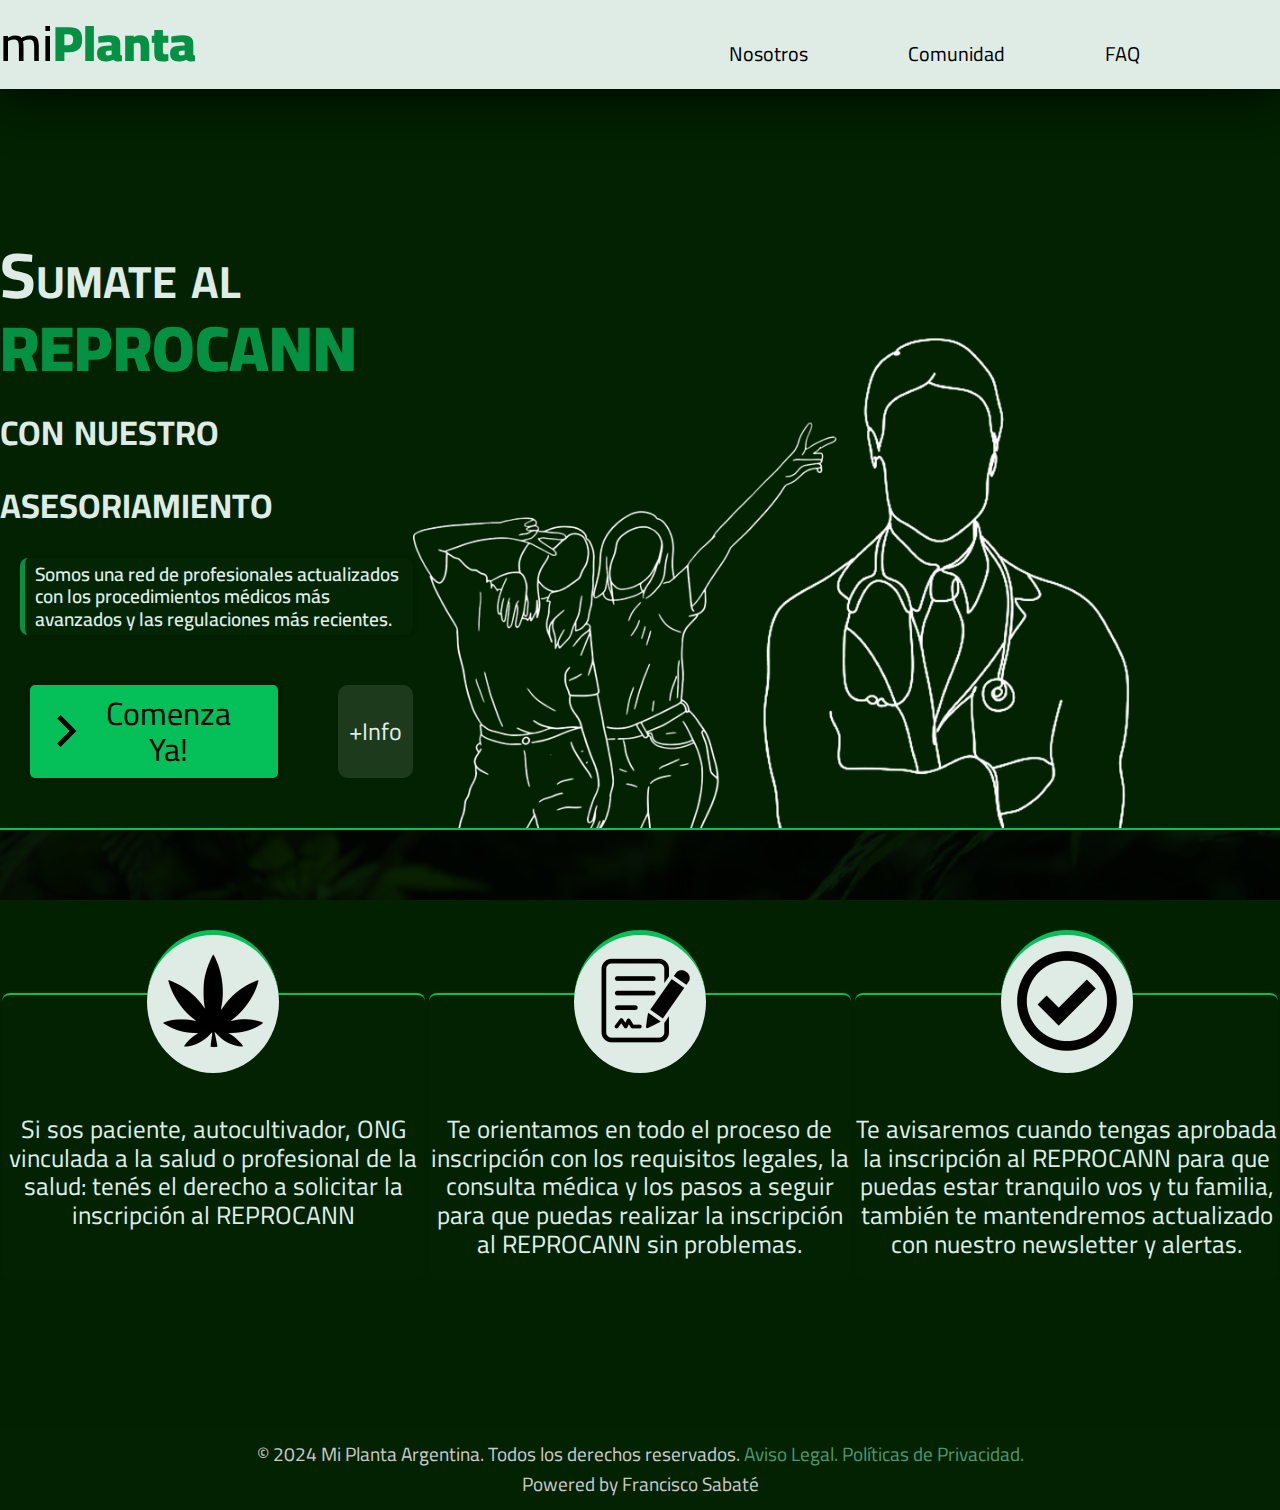
<file: index.html>
<!DOCTYPE html>
<html lang="es">
  <head>
    <meta charset="UTF-8" />
    <meta http-equiv="X-UA-Compatible" content="IE=edge" />
    <meta name="viewport" content="width=device-width, initial-scale=1.0" />
    <meta
      name="description"
      content="Sumate al REPROCANN con nuestro asesoriamiento
    Somos una red de profesionales actualizados con los procedimientos médicos más avanzados y las regulaciones más recientes."
    />
    <link rel="icon" href="IMG/chalaG.ico" type="image/x-icon" />

    <link rel="stylesheet" href="CSS/normalize.css" />
    <link rel="stylesheet" href="CSS/style_index.css" />

    <link rel="preconnect" href="https://fonts.googleapis.com" />
    <link rel="preconnect" href="https://fonts.gstatic.com" crossorigin />
    <link
      href="https://fonts.googleapis.com/css2?family=Cairo:wght@300;400;600;800&display=swap"
      rel="stylesheet"
    />

    <script src="JS/scripts.js"></script>

    <title>MiPlanta</title>
  </head>

  <body>
    <header>
      <nav>
        <ul class="nav__ul">
          <li class="nav__li" id="MiPlanta">
            <h1>
              <a href="index.html">mi<b>Planta</b></a>
            </h1>
          </li>
          <li class="nav__li" id="Nosotros">
            <a href="about.html">Nosotros</a>
          </li>
          <li class="nav__li" id="Blog"><a href="blog.html">Comunidad</a></li>
          <li class="nav__li" id="FAQ"><a href="FAQ.html">FAQ</a></li>
        </ul>
      </nav>
    </header>

    <article class="main_page">
      <div class="start_1">
        <h2>
          Sumate al <b>REPROCANN</b><br />
          <small>con nuestro asesoriamiento</small>
        </h2>
        <h4>
          Somos una red de profesionales actualizados con los procedimientos
          médicos más avanzados y las regulaciones más recientes.
        </h4>
        <div class="links">
          <button onclick="start()" class="btn_start1">
            <img src="IMG/flecha.png" alt="" />Comenza Ya!
          </button>
          <a href="./FAQ.html" target="_blank" class="btn_servicio">+Info</a>
        </div>
      </div>

      <article class="codigo-vinculacion">
        <h2>Vamos a necesitar tu codigo de vinculación</h2>
        <div class="links-vinculacion">
          <a href="https://forms.gle/TmGMkZng6N9M8fbt5" class="btn_start2">
            <img src="IMG/flecha.png" alt="" />YA LO TENGO!
          </a>
          <button onclick="info()" class="btn_servicio"><img src="./IMG/faq.png" alt="">QUE ES ESO?</button>
        </div>
      </article>
      <article class="codigo-vinculacion-about">
        <h2>Es un codigo proporcionado por el Ministerio de Salud necesario para el personal medico</h2>
        <h3>Se puede conseguir accediendo a la pagina <a href="">REPROCANN</a> con la cuenta miArgentina en menos de 5 minutos!</h3>
        <div class="links">
          <a href="https://forms.gle/TmGMkZng6N9M8fbt5" class="btn_start1">
            <img src="IMG/flecha.png" alt="" />YA LO TENGO!
          </a>
          <a target="_blank" href="./FILES/TutorialCDV.pdf" class="btn_servicio">Tutorial</a>
        </div>
      </article>

      <img src="./IMG/landing.png" alt="" />
    </article>
    <article class="servicio-container">
      <section>
        <figure><img src="./IMG/chala.png" alt="" /></figure>
        <div>
          <p>
            Si sos paciente, autocultivador, ONG vinculada a la salud o
            profesional de la salud: tenés el derecho a solicitar la inscripción
            al REPROCANN
          </p>
        </div>
      </section>
      <section>
        <figure><img src="./IMG/clip.png" alt="" /></figure>
        <div>
          <p>
            Te orientamos en todo el proceso de inscripción con los requisitos
            legales, la consulta médica y los pasos a seguir para que puedas
            realizar la inscripción al REPROCANN sin problemas.
          </p>
        </div>
      </section>
      <section>
        <figure><img src="./IMG/check.png" alt="" /></figure>
        <div>
          <p>
            Te avisaremos cuando tengas aprobada la inscripción al REPROCANN
            para que puedas estar tranquilo vos y tu familia, también te
            mantendremos actualizado con nuestro newsletter y alertas.
          </p>
        </div>
      </section>
    </article>
    <footer>
      <p>
        © 2024 Mi Planta Argentina. Todos los derechos reservados.
        <a href="aviso_legal.html">Aviso Legal.</a>
        <a href="politica_privacidad.html">Políticas de Privacidad.</a>
      </p>
      <p style="padding-top: 8px">Powered by Francisco Sabaté</p>
    </footer>
  </body>
</html>
</file>
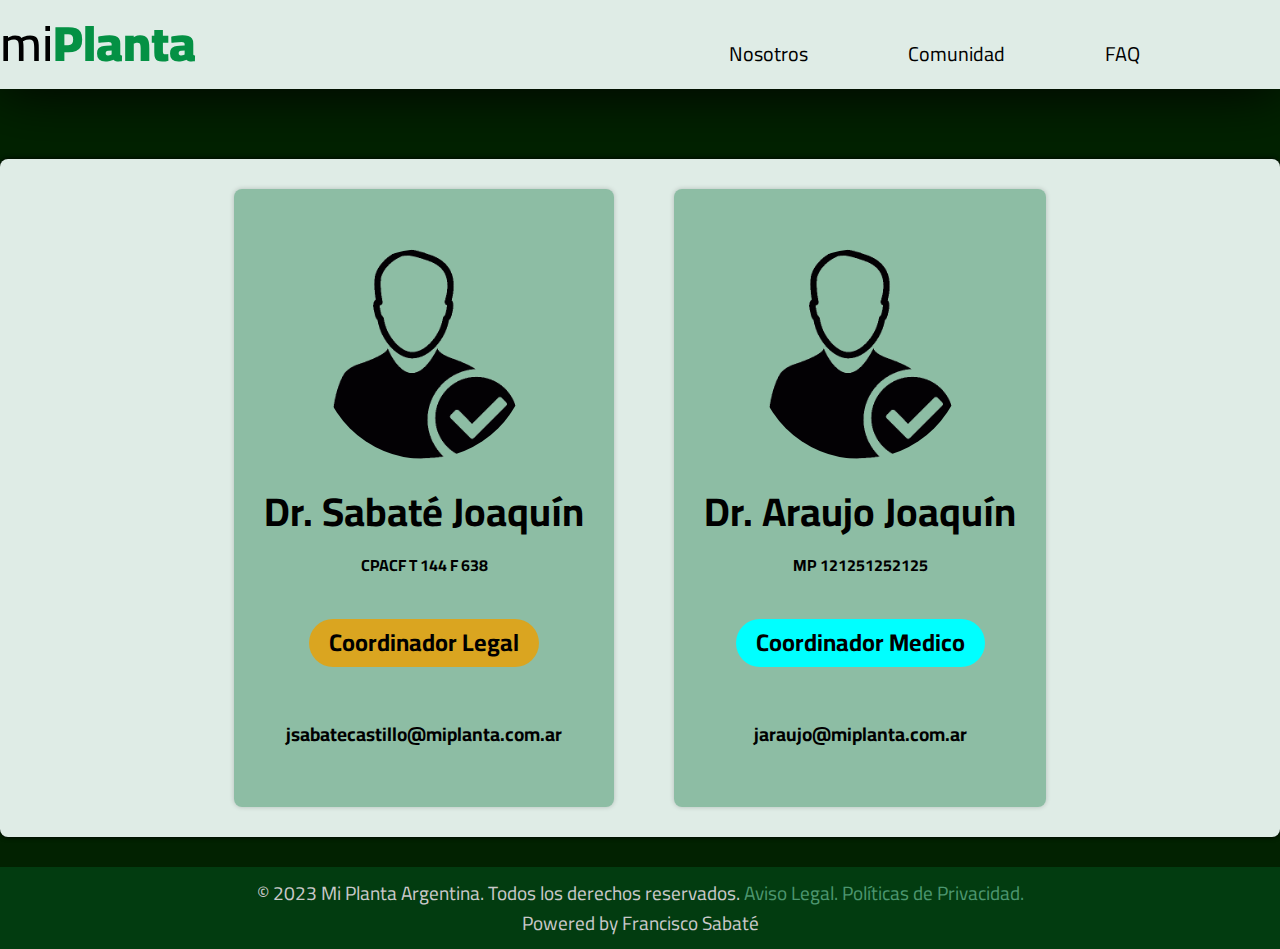
<file: about.html>
<!DOCTYPE html>
<html lang="es">
<head>
    <meta charset="UTF-8">
    <meta http-equiv="X-UA-Compatible" content="IE=edge">
    <meta name="viewport" content="width=device-width, initial-scale=1.0">
    
    <link rel="icon" href="IMG/chalaG.ico" type="image/x-icon">

    <link rel="stylesheet" href="CSS/normalize.css">
    <link rel="stylesheet" href="CSS/style_about.css">

    <link rel="preconnect" href="https://fonts.googleapis.com">
    <link rel="preconnect" href="https://fonts.gstatic.com" crossorigin>
    <link href="https://fonts.googleapis.com/css2?family=Cairo:wght@300;400;600;800&display=swap" rel="stylesheet">



    <title>MiPlanta</title>
</head>


<body>

    <div class="container">
        <header>
            <nav>
                <ul class="nav__ul">                
                    <li class="nav__li" id="MiPlanta"> <h1><a href="index.html">mi<b>Planta</b></a></h1></li>
                    <li class="nav__li" id="Nosotros"><a href="about.html">Nosotros</a></li>
                    <li class="nav__li" id="Blog"><a href="blog.html">Comunidad</a></li>
                    <li class="nav__li" id="FAQ"><a href="FAQ.html">FAQ</a></li>
                </ul>
            </nav>
        </header>
        
        <div class="main_page">

            <div class="card">
                <img src="IMG/admin.png" alt="" class="foto-perfil">
                <div class="card-data">
                    <h2 class="nombre">Dr. Sabaté Joaquín</h2>
                    <h4 class="matricula">CPACF T 144 F 638</h4>
                    <h3 class="rol">Coordinador Legal</h3>
                    <p class="text"></p>
                    <h5 class="mail">jsabatecastillo@miplanta.com.ar</h5>
                </div>

            </div>

            <div class="card">
                <img src="IMG/admin.png" alt="" class="foto-perfil">
                <div class="card-data">
                    <h2 class="nombre">Dr. Araujo Joaquín</h2>
                    <h4 class="matricula">MP 121251252125</h4>
                    <h3 class="rol" id="rol-medico">Coordinador Medico</h3>
                    <p class="text"></p>
                    <h5 class="mail">jaraujo@miplanta.com.ar</h5>
                </div>

            </div>
            
        </div>


        <footer>
            <p>
                © 2023 Mi Planta Argentina. Todos los derechos reservados. <a href="aviso_legal.html">Aviso Legal.</a> <a href="politica_privacidad.html">Políticas de Privacidad.</a> 
            </p>
            <p style="padding-top: 8px;">Powered by Francisco Sabaté</p>
        </footer>

    </div>


</body>
</html>
</file>
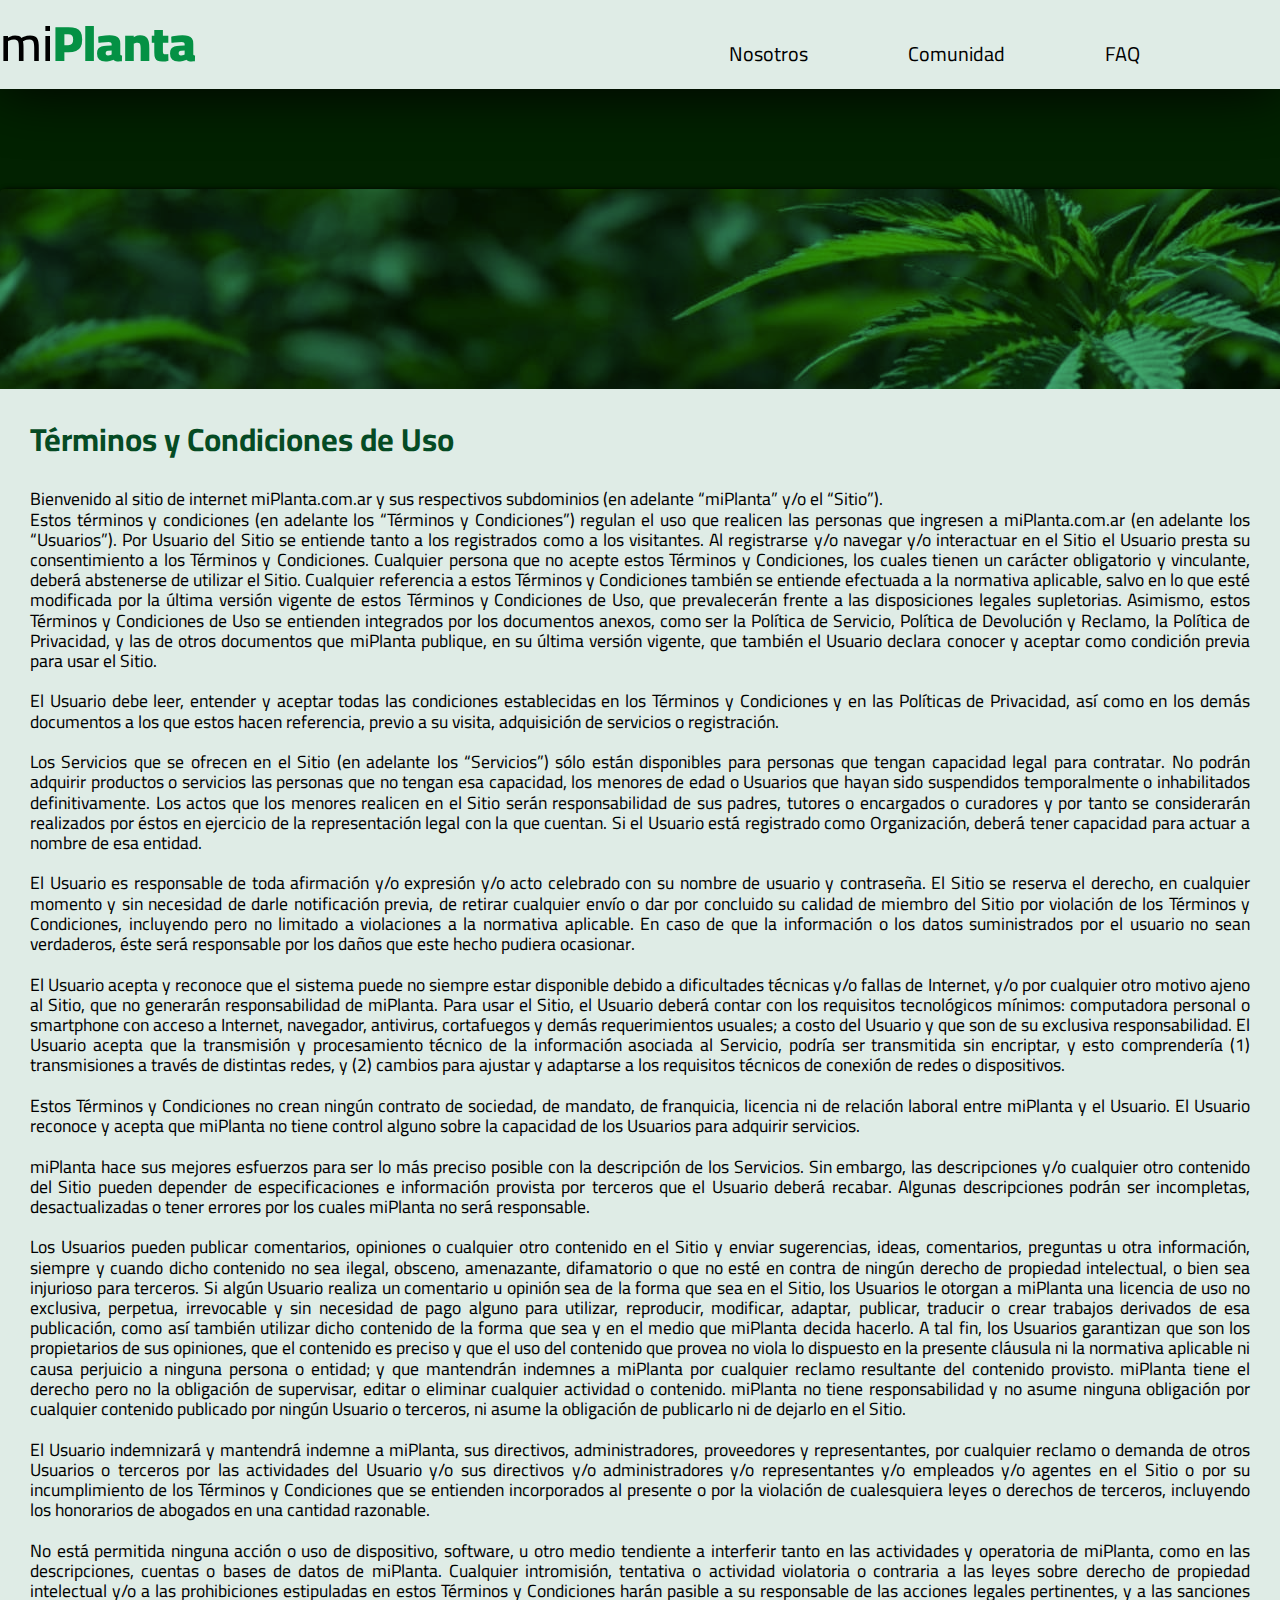
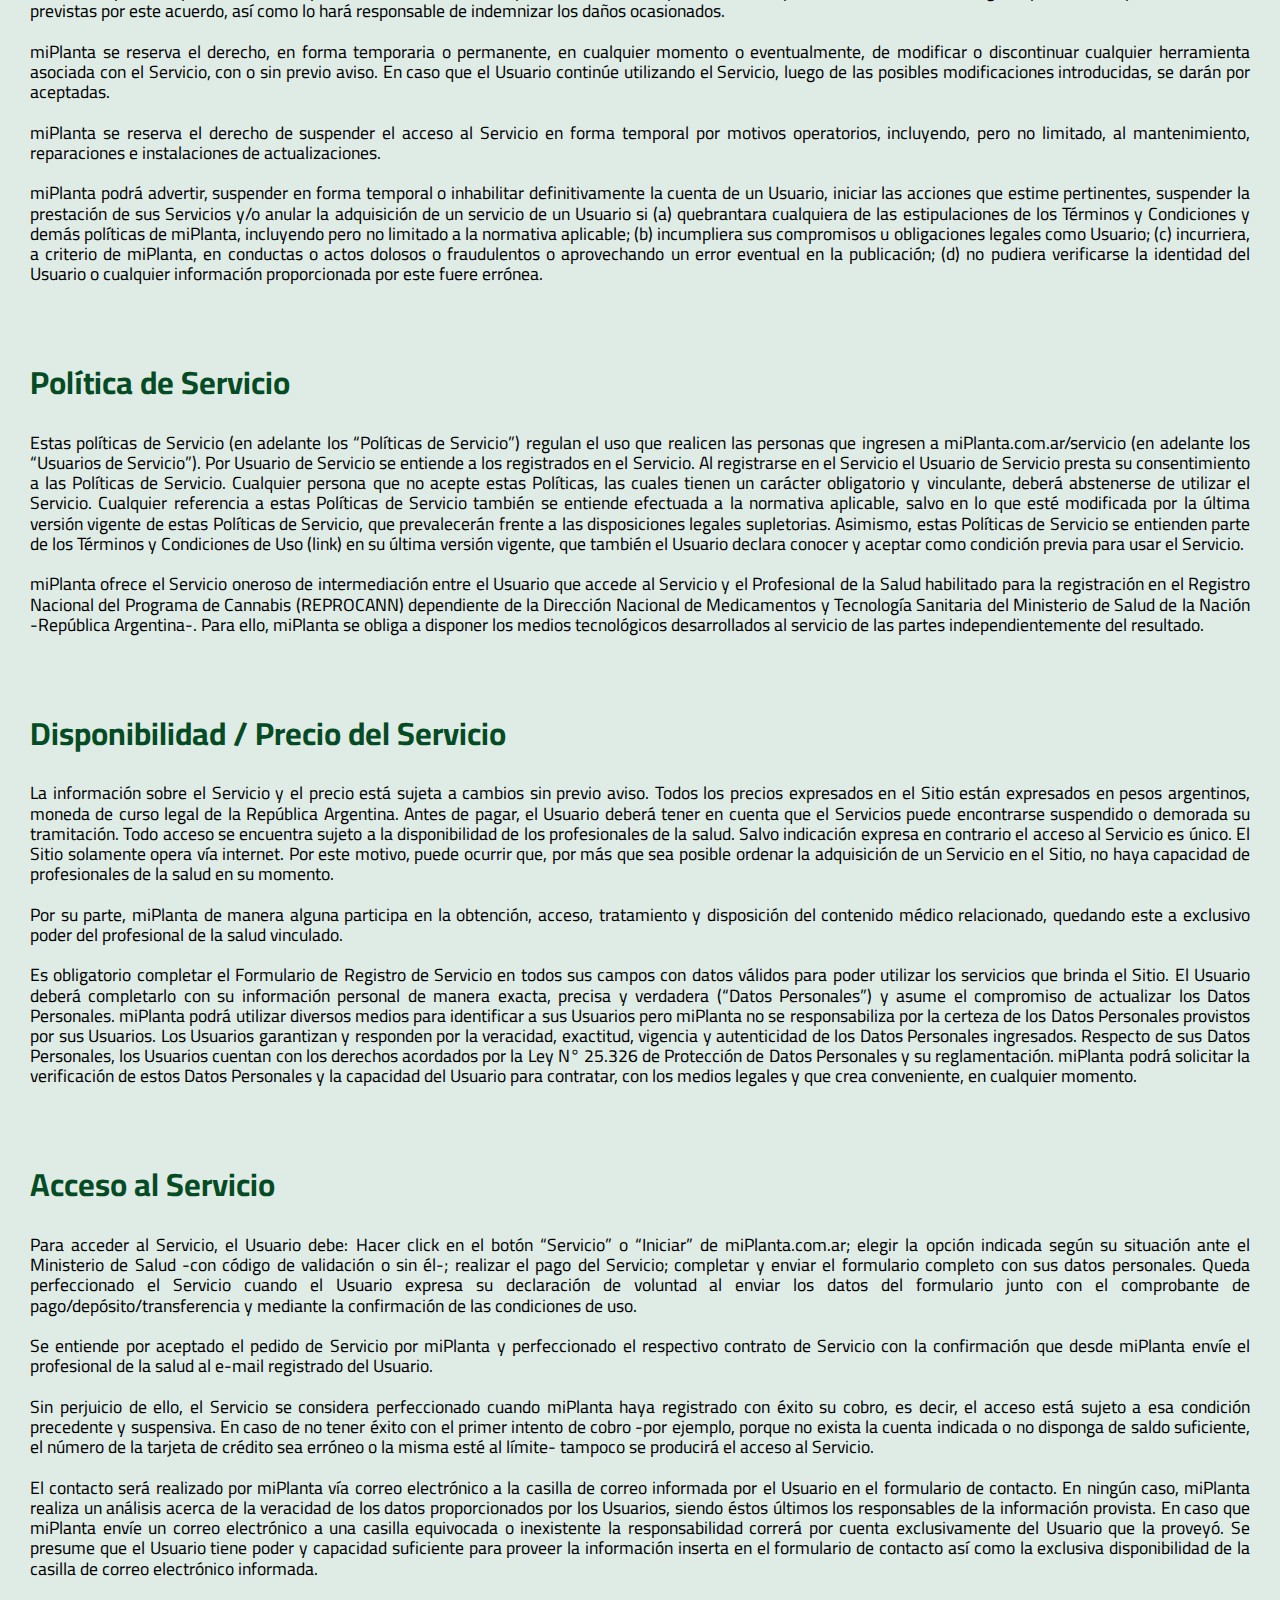
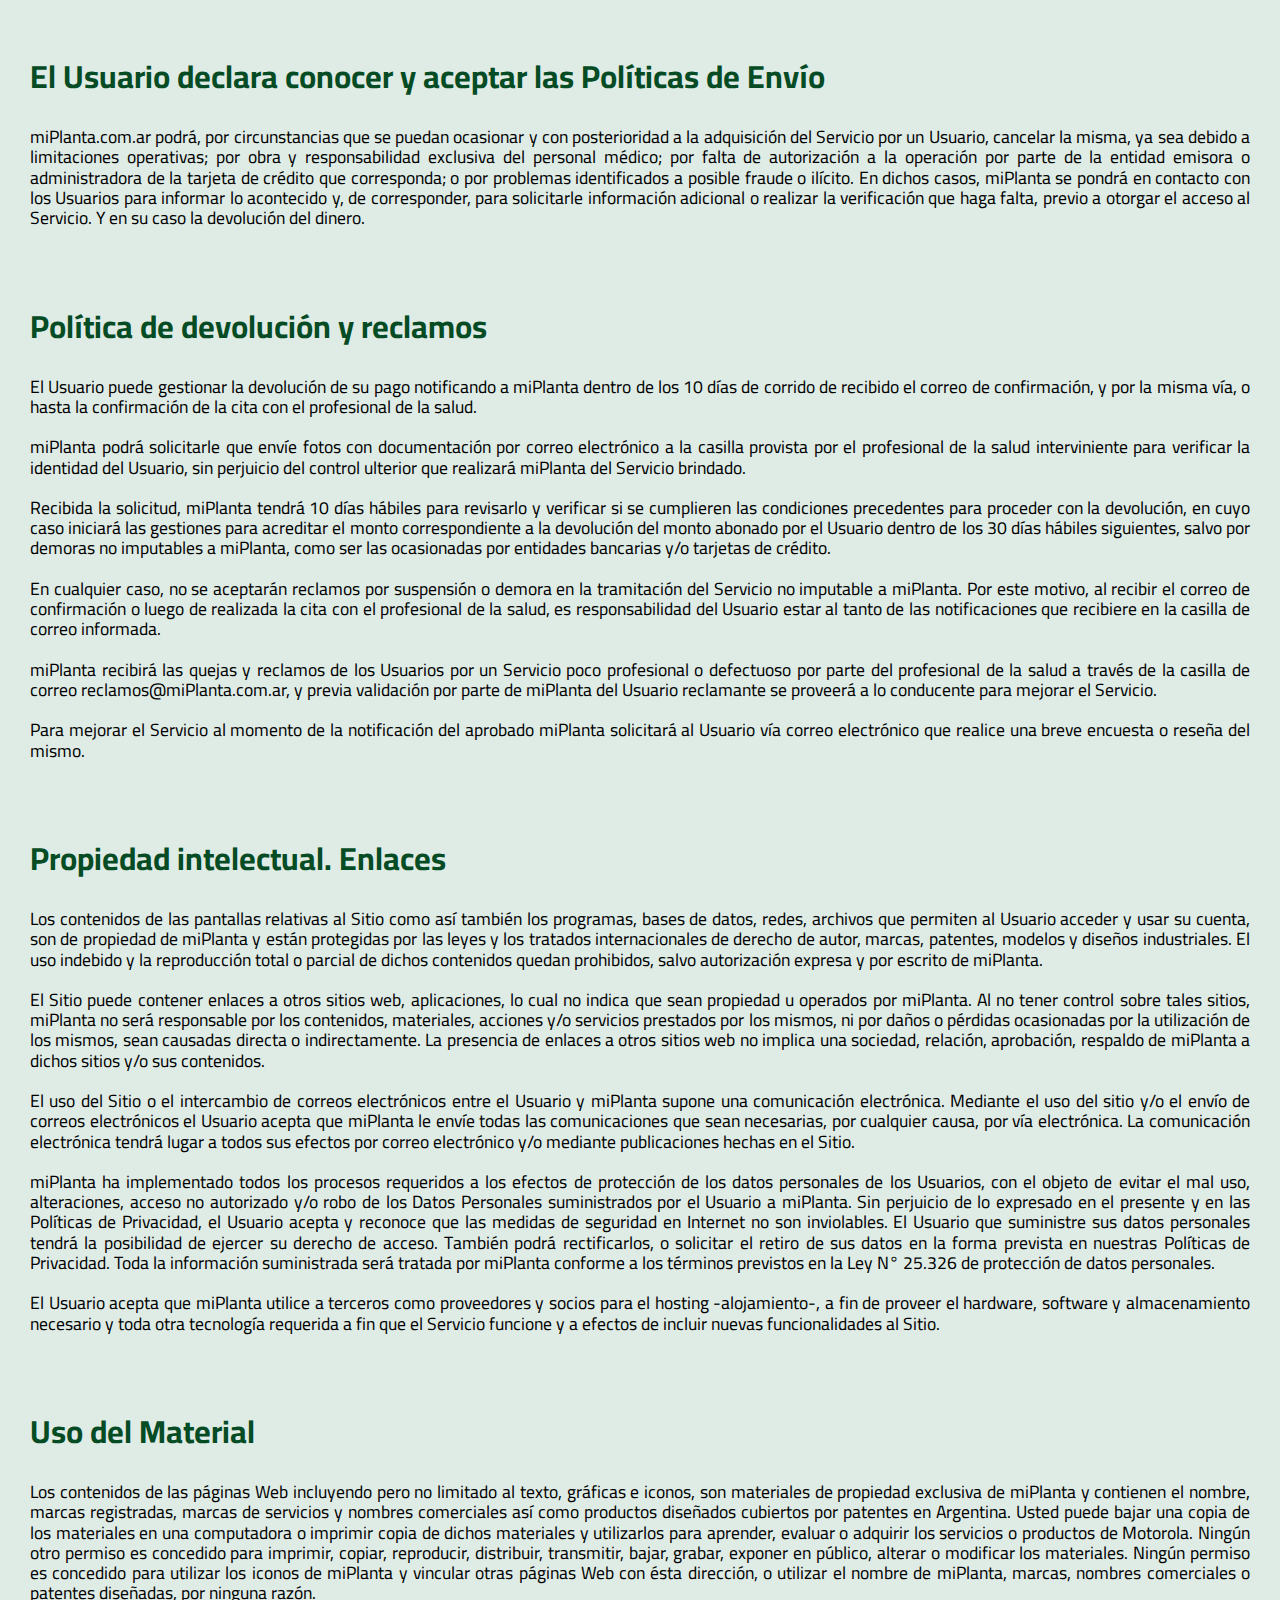
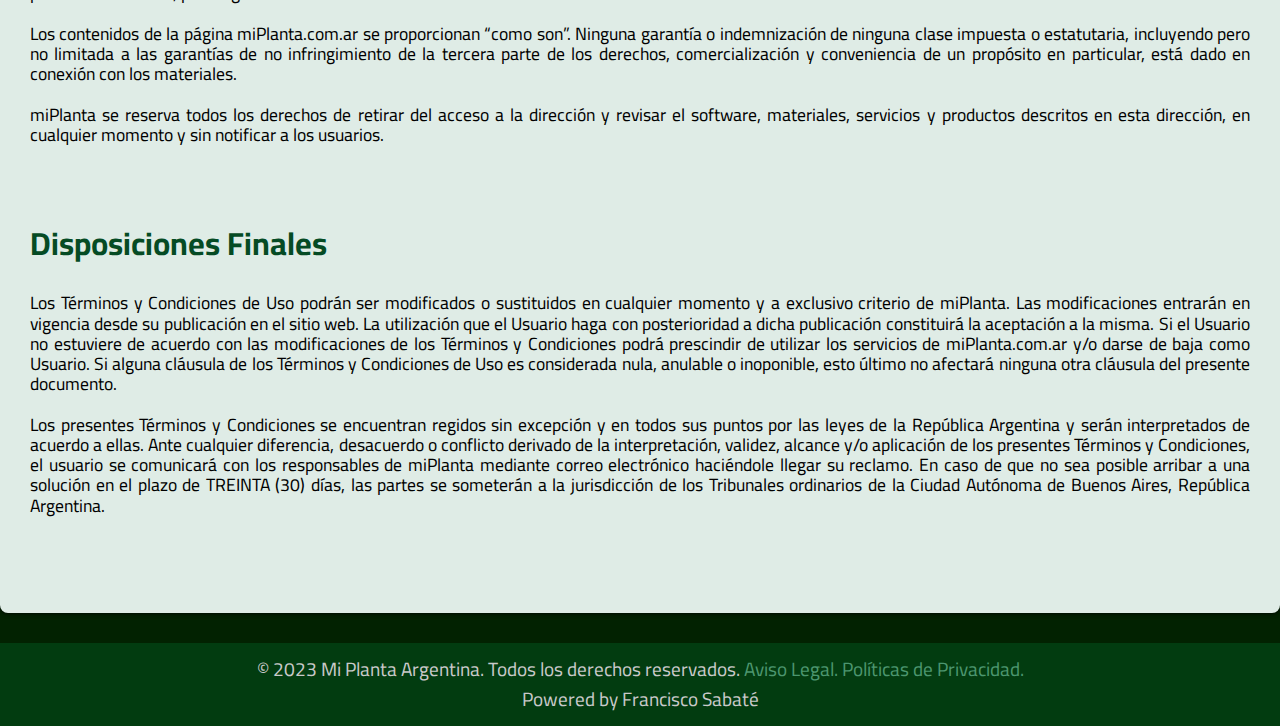
<file: aviso_legal.html>
<!DOCTYPE html>
<html lang="es">
<head>
    <meta charset="UTF-8">
    <meta http-equiv="X-UA-Compatible" content="IE=edge">
    <meta name="viewport" content="width=device-width, initial-scale=1.0">
    
    <link rel="icon" href="IMG/chalaG.ico" type="image/x-icon">

    <link rel="stylesheet" href="CSS/normalize.css">
    <link rel="stylesheet" href="CSS/style_aviso_legal.css">

    <link rel="preconnect" href="https://fonts.googleapis.com">
    <link rel="preconnect" href="https://fonts.gstatic.com" crossorigin>
    <link href="https://fonts.googleapis.com/css2?family=Cairo:wght@300;400;600;800&display=swap" rel="stylesheet">


    <title>MiPlanta</title>
</head>


<body>

    <div class="container">
        <header>
            <nav>
                <ul class="nav__ul">                
                    <li class="nav__li" id="MiPlanta"> <h1><a href="index.html">mi<b>Planta</b></a></h1></li>
                    <li class="nav__li" id="Nosotros"><a href="about.html">Nosotros</a></li>
                    <li class="nav__li" id="Blog"><a href="blog.html">Comunidad</a></li>
                    <li class="nav__li" id="FAQ"><a href="FAQ.html">FAQ</a></li>
                </ul>
            </nav>
        </header>
        
        <div class="main_page">

            <div class="main_head"></div>

            <article>
                <h3>Términos y Condiciones de Uso</h3>
                <p>Bienvenido al sitio de internet miPlanta.com.ar y sus respectivos subdominios (en adelante “miPlanta” y/o el “Sitio”). <br>

                    Estos términos y condiciones (en adelante los “Términos y Condiciones”) regulan el uso que realicen las personas que ingresen a miPlanta.com.ar (en adelante los “Usuarios”). Por Usuario del Sitio se entiende tanto a los registrados como a los visitantes. Al registrarse y/o navegar y/o interactuar en el Sitio el Usuario presta su consentimiento a los Términos y Condiciones. Cualquier persona que no acepte estos Términos y Condiciones, los cuales tienen un carácter obligatorio y vinculante, deberá abstenerse de utilizar el Sitio. Cualquier referencia a estos Términos y Condiciones también se entiende efectuada a la normativa aplicable, salvo en lo que esté modificada por la última versión vigente de estos Términos y Condiciones de Uso, que prevalecerán frente a las disposiciones legales supletorias. Asimismo, estos Términos y Condiciones de Uso se entienden integrados por los documentos anexos, como ser la Política de Servicio, Política de Devolución y Reclamo, la Política de Privacidad, y las de otros documentos que miPlanta publique, en su última versión vigente, que también el Usuario declara conocer y aceptar como condición previa para usar el Sitio.
                    <br>
                    <br>
                    El Usuario debe leer, entender y aceptar todas las condiciones establecidas en los Términos y Condiciones y en las Políticas de Privacidad, así como en los demás documentos a los que estos hacen referencia, previo a su visita, adquisición de servicios o registración. 
                    <br>
                    <br>
                    Los Servicios que se ofrecen en el Sitio (en adelante los “Servicios”) sólo están disponibles para personas que tengan capacidad legal para contratar. No podrán adquirir productos o servicios las personas que no tengan esa capacidad, los menores de edad o Usuarios que hayan sido suspendidos temporalmente o inhabilitados definitivamente. Los actos que los menores realicen en el Sitio serán responsabilidad de sus padres, tutores o encargados o curadores y por tanto se considerarán realizados por éstos en ejercicio de la representación legal con la que cuentan. Si el Usuario está registrado como Organización, deberá tener capacidad para actuar a nombre de esa entidad.
                    <br><br>
                    El Usuario es responsable de toda afirmación y/o expresión y/o acto celebrado con su nombre de usuario y contraseña. El Sitio se reserva el derecho, en cualquier momento y sin necesidad de darle notificación previa, de retirar cualquier envío o dar por concluido su calidad de miembro del Sitio por violación de los Términos y Condiciones, incluyendo pero no limitado a violaciones a la normativa aplicable. En caso de que la información o los datos suministrados por el usuario no sean verdaderos, éste será responsable por los daños que este hecho pudiera ocasionar.
                    <br><br>
                    El Usuario acepta y reconoce que el sistema puede no siempre estar disponible debido a dificultades técnicas y/o fallas de Internet, y/o por cualquier otro motivo ajeno al Sitio, que no generarán responsabilidad de miPlanta. Para usar el Sitio, el Usuario deberá contar con los requisitos tecnológicos mínimos: computadora personal o smartphone con acceso a Internet, navegador, antivirus, cortafuegos y demás requerimientos usuales; a costo del Usuario y que son de su exclusiva responsabilidad.
                    El Usuario acepta que la transmisión y procesamiento técnico de la información asociada al Servicio, podría ser transmitida sin encriptar, y esto comprendería (1) transmisiones a través de distintas redes, y (2) cambios para ajustar y adaptarse a los requisitos técnicos de conexión de redes o dispositivos.
                    <br><br>
                    Estos Términos y Condiciones no crean ningún contrato de sociedad, de mandato, de franquicia, licencia ni de relación laboral entre miPlanta y el Usuario. El Usuario reconoce y acepta que miPlanta no tiene control alguno sobre la capacidad de los Usuarios para adquirir servicios.
                    <br><br>
                    miPlanta hace sus mejores esfuerzos para ser lo más preciso posible con la descripción de los Servicios. Sin embargo, las descripciones y/o cualquier otro contenido del Sitio pueden depender de especificaciones e información provista por terceros que el Usuario deberá recabar. Algunas descripciones podrán ser incompletas, desactualizadas o tener errores por los cuales miPlanta no será responsable.
                    <br><br>
                    Los Usuarios pueden publicar comentarios, opiniones o cualquier otro contenido en el Sitio y enviar sugerencias, ideas, comentarios, preguntas u otra información, siempre y cuando dicho contenido no sea ilegal, obsceno, amenazante, difamatorio o que no esté en contra de ningún derecho de propiedad intelectual, o bien sea injurioso para terceros. Si algún Usuario realiza un comentario u opinión sea de la forma que sea en el Sitio, los Usuarios le otorgan a miPlanta una licencia de uso no exclusiva, perpetua, irrevocable y sin necesidad de pago alguno para utilizar, reproducir, modificar, adaptar, publicar, traducir o crear trabajos derivados de esa publicación, como así también utilizar dicho contenido de la forma que sea y en el medio que miPlanta decida hacerlo. A tal fin, los Usuarios garantizan que son los propietarios de sus opiniones, que el contenido es preciso y que el uso del contenido que provea no viola lo dispuesto en la presente cláusula ni la normativa aplicable ni causa perjuicio a ninguna persona o entidad; y que mantendrán indemnes a miPlanta por cualquier reclamo resultante del contenido provisto. miPlanta tiene el derecho pero no la obligación de supervisar, editar o eliminar cualquier actividad o contenido. miPlanta no tiene responsabilidad y no asume ninguna obligación por cualquier contenido publicado por ningún Usuario o terceros, ni asume la obligación de publicarlo ni de dejarlo en el Sitio.
                    <br><br>
                    El Usuario indemnizará y mantendrá indemne a miPlanta, sus directivos, administradores, proveedores y representantes, por cualquier reclamo o demanda de otros Usuarios o terceros por las actividades del Usuario y/o sus directivos y/o administradores y/o representantes y/o empleados y/o agentes en el Sitio o por su incumplimiento de los Términos y Condiciones que se entienden incorporados al presente o por la violación de cualesquiera leyes o derechos de terceros, incluyendo los honorarios de abogados en una cantidad razonable.
                    <br><br>
                    No está permitida ninguna acción o uso de dispositivo, software, u otro medio tendiente a interferir tanto en las actividades y operatoria de miPlanta, como en las descripciones, cuentas o bases de datos de miPlanta. Cualquier intromisión, tentativa o actividad violatoria o contraria a las leyes sobre derecho de propiedad intelectual y/o a las prohibiciones estipuladas en estos Términos y Condiciones harán pasible a su responsable de las acciones legales pertinentes, y a las sanciones previstas por este acuerdo, así como lo hará responsable de indemnizar los daños ocasionados.
                    <br><br>
                    miPlanta se reserva el derecho, en forma temporaria o permanente, en cualquier momento o eventualmente, de modificar o discontinuar cualquier herramienta asociada con el Servicio, con o sin previo aviso. En caso que el Usuario continúe utilizando el Servicio, luego de las posibles modificaciones introducidas, se darán por aceptadas.
                    <br><br>
                    miPlanta se reserva el derecho de suspender el acceso al Servicio en forma temporal por motivos operatorios, incluyendo, pero no limitado, al mantenimiento, reparaciones e instalaciones de actualizaciones.
                    <br><br>
                    miPlanta podrá advertir, suspender en forma temporal o inhabilitar definitivamente la cuenta de un Usuario, iniciar las acciones que estime pertinentes, suspender la prestación de sus Servicios y/o anular la adquisición de un servicio de un Usuario si (a) quebrantara cualquiera de las estipulaciones de los Términos y Condiciones y demás políticas de miPlanta, incluyendo pero no limitado a la normativa aplicable; (b) incumpliera sus compromisos u obligaciones legales como Usuario; (c) incurriera, a criterio de miPlanta, en conductas o actos dolosos o fraudulentos o aprovechando un error eventual en la publicación; (d) no pudiera verificarse la identidad del Usuario o cualquier información proporcionada por este fuere errónea.
                    </p>
            </article>

            <article>
                <h3>Política de Servicio</h3>
                <p>Estas políticas de Servicio (en adelante los “Políticas de Servicio”) regulan el uso que realicen las personas que ingresen a miPlanta.com.ar/servicio (en adelante los “Usuarios de Servicio”). Por Usuario de Servicio se entiende a los registrados en el Servicio. Al registrarse en el Servicio el Usuario de Servicio presta su consentimiento a las Políticas de Servicio. Cualquier persona que no acepte estas Políticas, las cuales tienen un carácter obligatorio y vinculante, deberá abstenerse de utilizar el Servicio. Cualquier referencia a estas Políticas de Servicio también se entiende efectuada a la normativa aplicable, salvo en lo que esté modificada por la última versión vigente de estas Políticas de Servicio, que prevalecerán frente a las disposiciones legales supletorias. Asimismo, estas Políticas de Servicio se entienden parte de los Términos y Condiciones de Uso (link) en su última versión vigente, que también el Usuario declara conocer y aceptar como condición previa para usar el Servicio.
                    <br>
                    <br>
                    miPlanta ofrece el Servicio oneroso de intermediación entre el Usuario que accede al Servicio y el Profesional de la Salud habilitado para la registración en el Registro Nacional del Programa de Cannabis (REPROCANN) dependiente de la Dirección Nacional de Medicamentos y Tecnología Sanitaria del Ministerio de Salud de la Nación -República Argentina-. Para ello, miPlanta se obliga a disponer los medios tecnológicos desarrollados al servicio de las partes independientemente del resultado. 
                    </p>
            </article>

            <article>
                <h3>Disponibilidad / Precio del Servicio</h3>
                <p>La información sobre el Servicio y el precio está sujeta a cambios sin previo aviso. Todos los precios expresados en el Sitio están expresados en pesos argentinos, moneda de curso legal de la República Argentina. Antes de pagar, el Usuario deberá tener en cuenta que el Servicios puede encontrarse suspendido o demorada su tramitación. Todo acceso se encuentra sujeto a la disponibilidad de los profesionales de la salud. Salvo indicación expresa en contrario el acceso al Servicio es único. El Sitio solamente opera vía internet. Por este motivo, puede ocurrir que, por más que sea posible ordenar la adquisición de un Servicio en el Sitio, no haya capacidad de profesionales de la salud en su momento.
                    <br> <br>
                    Por su parte, miPlanta de manera alguna participa en la obtención, acceso, tratamiento y disposición del contenido médico relacionado, quedando este a exclusivo poder del profesional de la salud vinculado.
                    <br> <br>
                    Es obligatorio completar el Formulario de Registro de Servicio en todos sus campos con datos válidos para poder utilizar los servicios que brinda el Sitio. El Usuario deberá completarlo con su información personal de manera exacta, precisa y verdadera (“Datos Personales”) y asume el compromiso de actualizar los Datos Personales. miPlanta podrá utilizar diversos medios para identificar a sus Usuarios pero miPlanta no se responsabiliza por la certeza de los Datos Personales provistos por sus Usuarios. Los Usuarios garantizan y responden por la veracidad, exactitud, vigencia y autenticidad de los Datos Personales ingresados. Respecto de sus Datos Personales, los Usuarios cuentan con los derechos acordados por la Ley N° 25.326 de Protección de Datos Personales y su reglamentación. miPlanta podrá solicitar la verificación de estos Datos Personales y la capacidad del Usuario para contratar, con los medios legales y que crea conveniente, en cualquier momento.
                    </p>
            </article>

            <article>
                <h3>Acceso al Servicio</h3>
                <p>Para acceder al Servicio, el Usuario debe: Hacer click en el botón “Servicio” o “Iniciar” de miPlanta.com.ar; elegir la opción indicada según su situación ante el Ministerio de Salud -con código de validación o sin él-; realizar el pago del Servicio; completar y enviar el formulario completo con sus datos personales. Queda perfeccionado el Servicio cuando el Usuario expresa su declaración de voluntad al enviar los datos del formulario junto con el comprobante de pago/depósito/transferencia y mediante la confirmación de las condiciones de uso.
                    <br> <br>
                    Se entiende por aceptado el pedido de Servicio por miPlanta y perfeccionado el respectivo contrato de Servicio con la confirmación que desde miPlanta envíe el profesional de la salud al e-mail registrado del Usuario.
                    <br> <br>
                    Sin perjuicio de ello, el Servicio se considera perfeccionado cuando miPlanta haya registrado con éxito su cobro, es decir, el acceso está sujeto a esa condición precedente y suspensiva. En caso de no tener éxito con el primer intento de cobro -por ejemplo, porque no exista la cuenta indicada o no disponga de saldo suficiente, el número de la tarjeta de crédito sea erróneo o la misma esté al límite- tampoco se producirá el acceso al Servicio. 
                    <br> <br>
                    El contacto será realizado por miPlanta vía correo electrónico a la casilla de correo informada por el Usuario en el formulario de contacto. En ningún caso, miPlanta realiza un análisis acerca de la veracidad de los datos proporcionados por los Usuarios, siendo éstos últimos los responsables de la información provista. En caso que miPlanta envíe un correo electrónico a una casilla equivocada o inexistente la responsabilidad correrá por cuenta exclusivamente del Usuario que la proveyó. Se presume que el Usuario tiene poder y capacidad suficiente para proveer la información inserta en el formulario de contacto así como la exclusiva disponibilidad de la casilla de correo electrónico informada.
                    </p>
            </article>

            <article>
                <h3>El Usuario declara conocer y aceptar las Políticas de Envío</h3>
                <p>miPlanta.com.ar podrá, por circunstancias que se puedan ocasionar y con posterioridad a la adquisición del Servicio por un Usuario, cancelar la misma, ya sea debido a limitaciones operativas; por obra y responsabilidad exclusiva del personal médico; por falta de autorización a la operación por parte de la entidad emisora o administradora de la tarjeta de crédito que corresponda; o por problemas identificados a posible fraude o ilícito. En dichos casos, miPlanta se pondrá en contacto con los Usuarios para informar lo acontecido y, de corresponder, para solicitarle información adicional o realizar la verificación que haga falta, previo a otorgar el acceso al Servicio. Y en su caso la devolución del dinero.
                </p>
            </article>

            <article>
                <h3>Política de devolución y reclamos</h3>
                <p>El Usuario puede gestionar la devolución de su pago notificando a miPlanta dentro de los 10 días de corrido de recibido el correo de confirmación, y por la misma vía, o hasta la confirmación de la cita con el profesional de la salud.
                    <br> <br>
                    miPlanta podrá solicitarle que envíe fotos con documentación por correo electrónico a la casilla provista por el profesional de la salud interviniente para verificar la identidad del Usuario, sin perjuicio del control ulterior que realizará miPlanta del Servicio brindado.
                    <br> <br>
                    Recibida la solicitud, miPlanta tendrá 10 días hábiles para revisarlo y verificar si se cumplieren las condiciones precedentes para proceder con la devolución, en cuyo caso iniciará las gestiones para acreditar el monto correspondiente a la devolución del monto abonado por el Usuario dentro de los 30 días hábiles siguientes, salvo por demoras no imputables a miPlanta, como ser las ocasionadas por entidades bancarias y/o tarjetas de crédito.
                    <br> <br>
                    En cualquier caso, no se aceptarán reclamos por suspensión o demora en la tramitación del Servicio no imputable a miPlanta. Por este motivo, al recibir el correo de confirmación o luego de realizada la cita con el profesional de la salud, es responsabilidad del Usuario estar al tanto de las notificaciones que recibiere en la casilla de correo informada.
                    <br> <br>
                    miPlanta recibirá las quejas y reclamos de los Usuarios por un Servicio poco profesional o defectuoso por parte del profesional de la salud a través de la casilla de correo reclamos@miPlanta.com.ar, y previa validación por parte de miPlanta del Usuario reclamante se proveerá a lo conducente para mejorar el Servicio. 
                    <br> <br>
                    Para mejorar el Servicio al momento de la notificación del aprobado miPlanta solicitará al Usuario vía correo electrónico que realice una breve encuesta o reseña del mismo.
                    </p>
            </article>

            <article>
                <h3>Propiedad intelectual. Enlaces</h3>
                <p>Los contenidos de las pantallas relativas al Sitio como así también los programas, bases de datos, redes, archivos que permiten al Usuario acceder y usar su cuenta, son de propiedad de miPlanta y están protegidas por las leyes y los tratados internacionales de derecho de autor, marcas, patentes, modelos y diseños industriales. El uso indebido y la reproducción total o parcial de dichos contenidos quedan prohibidos, salvo autorización expresa y por escrito de miPlanta.
                    <br> <br>
                    El Sitio puede contener enlaces a otros sitios web, aplicaciones, lo cual no indica que sean propiedad u operados por miPlanta. Al no tener control sobre tales sitios, miPlanta no será responsable por los contenidos, materiales, acciones y/o servicios prestados por los mismos, ni por daños o pérdidas ocasionadas por la utilización de los mismos, sean causadas directa o indirectamente. La presencia de enlaces a otros sitios web no implica una sociedad, relación, aprobación, respaldo de miPlanta a dichos sitios y/o sus contenidos.
                    <br> <br>
                    El uso del Sitio o el intercambio de correos electrónicos entre el Usuario y miPlanta supone una comunicación electrónica. Mediante el uso del sitio y/o el envío de correos electrónicos el Usuario acepta que miPlanta le envíe todas las comunicaciones que sean necesarias, por cualquier causa, por vía electrónica. La comunicación electrónica tendrá lugar a todos sus efectos por correo electrónico y/o mediante publicaciones hechas en el Sitio.
                    <br> <br>
                    miPlanta ha implementado todos los procesos requeridos a los efectos de protección de los datos personales de los Usuarios, con el objeto de evitar el mal uso, alteraciones, acceso no autorizado y/o robo de los Datos Personales suministrados por el Usuario a miPlanta. Sin perjuicio de lo expresado en el presente y en las Políticas de Privacidad, el Usuario acepta y reconoce que las medidas de seguridad en Internet no son inviolables. El Usuario que suministre sus datos personales tendrá la posibilidad de ejercer su derecho de acceso. También podrá rectificarlos, o solicitar el retiro de sus datos en la forma prevista en nuestras Políticas de Privacidad. Toda la información suministrada será tratada por miPlanta conforme a los términos previstos en la Ley N° 25.326 de protección de datos personales.
                    <br> <br>
                    El Usuario acepta que miPlanta utilice a terceros como proveedores y socios para el hosting -alojamiento-, a fin de proveer el hardware, software y almacenamiento necesario y toda otra tecnología requerida a fin que el Servicio funcione y a efectos de incluir nuevas funcionalidades al Sitio.
                    </p>
            </article>

            <article>
                <h3>Uso del Material</h3>
                <p>Los contenidos de las páginas Web incluyendo pero no limitado al texto, gráficas e iconos, son materiales de propiedad exclusiva de miPlanta y contienen el nombre, marcas registradas, marcas de servicios y nombres comerciales así como productos diseñados cubiertos por patentes en Argentina. Usted puede bajar una copia de los materiales en una computadora o imprimir copia de dichos materiales y utilizarlos para aprender, evaluar o adquirir los servicios o productos de Motorola. Ningún otro permiso es concedido para imprimir, copiar, reproducir, distribuir, transmitir, bajar, grabar, exponer en público, alterar o modificar los materiales. Ningún permiso es concedido para utilizar los iconos de miPlanta y vincular otras páginas Web con ésta dirección, o utilizar el nombre de miPlanta, marcas, nombres comerciales o patentes diseñadas, por ninguna razón.
                    <br> <br>
                    Los contenidos de la página miPlanta.com.ar se proporcionan “como son”. Ninguna garantía o indemnización de ninguna clase impuesta o estatutaria, incluyendo pero no limitada a las garantías de no infringimiento de la tercera parte de los derechos, comercialización y conveniencia de un propósito en particular, está dado en conexión con los materiales.
                    <br> <br>
                    miPlanta se reserva todos los derechos de retirar del acceso a la dirección y revisar el software, materiales, servicios y productos descritos en esta dirección, en cualquier momento y sin notificar a los usuarios.
                    </p>
            </article>

            <article>
                <h3>Disposiciones Finales</h3>
                <p>Los Términos y Condiciones de Uso podrán ser modificados o sustituidos en cualquier momento y a exclusivo criterio de miPlanta. Las modificaciones entrarán en vigencia desde su publicación en el sitio web. La utilización que el Usuario haga con posterioridad a dicha publicación constituirá la aceptación a la misma. Si el Usuario no estuviere de acuerdo con las modificaciones de los Términos y Condiciones podrá prescindir de utilizar los servicios de miPlanta.com.ar y/o darse de baja como Usuario. Si alguna cláusula de los Términos y Condiciones de Uso es considerada nula, anulable o inoponible, esto último no afectará ninguna otra cláusula del presente documento. 
                    <br> <br>
                    Los presentes Términos y Condiciones se encuentran regidos sin excepción y en todos sus puntos por las leyes de la República Argentina y serán interpretados de acuerdo a ellas. Ante cualquier diferencia, desacuerdo o conflicto derivado de la interpretación, validez, alcance y/o aplicación de los presentes Términos y Condiciones, el usuario se comunicará con los responsables de miPlanta mediante correo electrónico haciéndole llegar su reclamo. En caso de que no sea posible arribar a una solución en el plazo de TREINTA (30) días, las partes se someterán a la jurisdicción de los Tribunales ordinarios de la Ciudad Autónoma de Buenos Aires, República Argentina.
                    </p>
            </article>
        </div>

        <footer>
            <p>
                © 2023 Mi Planta Argentina. Todos los derechos reservados. <a href="aviso_legal.html">Aviso Legal.</a> <a href="politica_privacidad.html">Políticas de Privacidad.</a> 
            </p>
            <p style="padding-top: 8px;">Powered by Francisco Sabaté</p>
        </footer>

    </div>


</body>
</html>
</file>
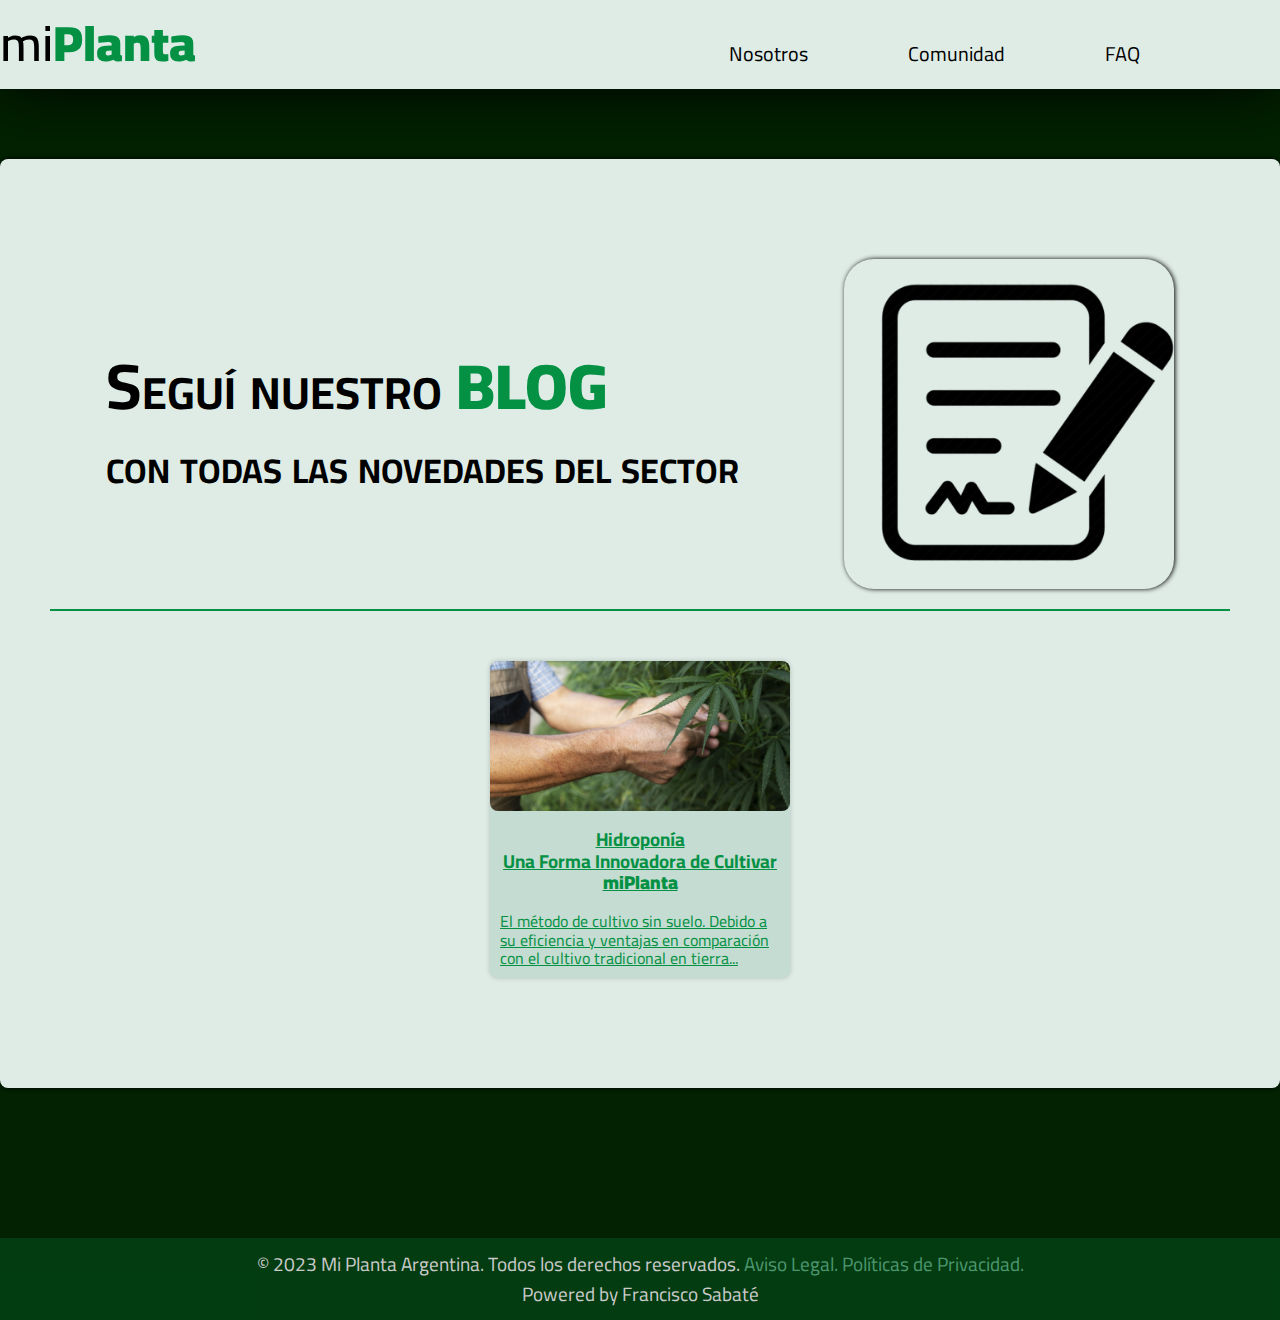
<file: blog.html>
<!DOCTYPE html>
<html lang="es">
  <head>
    <meta charset="UTF-8" />
    <meta http-equiv="X-UA-Compatible" content="IE=edge" />
    <meta name="viewport" content="width=device-width, initial-scale=1.0" />

    <link rel="icon" href="IMG/chalaG.ico" type="image/x-icon" />

    <link rel="stylesheet" href="CSS/normalize.css" />
    <link rel="stylesheet" href="CSS/style_blog.css" />

    <link rel="preconnect" href="https://fonts.googleapis.com" />
    <link rel="preconnect" href="https://fonts.gstatic.com" crossorigin />
    <link
      href="https://fonts.googleapis.com/css2?family=Cairo:wght@300;400;600;800&display=swap"
      rel="stylesheet"
    />

    <title>MiPlanta</title>
  </head>

  <body>
    <div class="container">
      <header>
        <nav>
          <ul class="nav__ul">
            <li class="nav__li" id="MiPlanta">
              <h1>
                <a href="index.html">mi<b>Planta</b></a>
              </h1>
            </li>
            <li class="nav__li" id="Nosotros">
              <a href="about.html">Nosotros</a>
            </li>
            <li class="nav__li" id="Blog"><a href="blog.html">Comunidad</a></li>
            <li class="nav__li" id="FAQ"><a href="FAQ.html">FAQ</a></li>
          </ul>
        </nav>
      </header>

      <div class="main_page">
        <div class="start_container">
          <div class="start-text-container">
            <h2>
              Seguí nuestro <b>BLOG</b><br />
              <small>con todas las novedades del sector</small>
            </h2>
          </div>
          <img class="start-image-big start-image" src="IMG/clip.png" alt="" />
        </div>
        <div class="articles-container">
          <a href="./hidroponia.html">
            <div class="article">
              <div class="article-img"></div>
              <h3 class="article-title">
                Hidroponía <br />
                Una Forma Innovadora de Cultivar <b>miPlanta</b>
              </h3>
              <p>
                El método de cultivo sin suelo. Debido a su eficiencia y
                ventajas en comparación con el cultivo tradicional en tierra...
              </p>
            </div>
          </a>
        </div>
      </div>

      <footer>
        <p>
          © 2023 Mi Planta Argentina. Todos los derechos reservados.
          <a href="aviso_legal.html">Aviso Legal.</a>
          <a href="politica_privacidad.html">Políticas de Privacidad.</a>
        </p>
        <p style="padding-top: 8px">Powered by Francisco Sabaté</p>
      </footer>
    </div>
  </body>
</html>
</file>
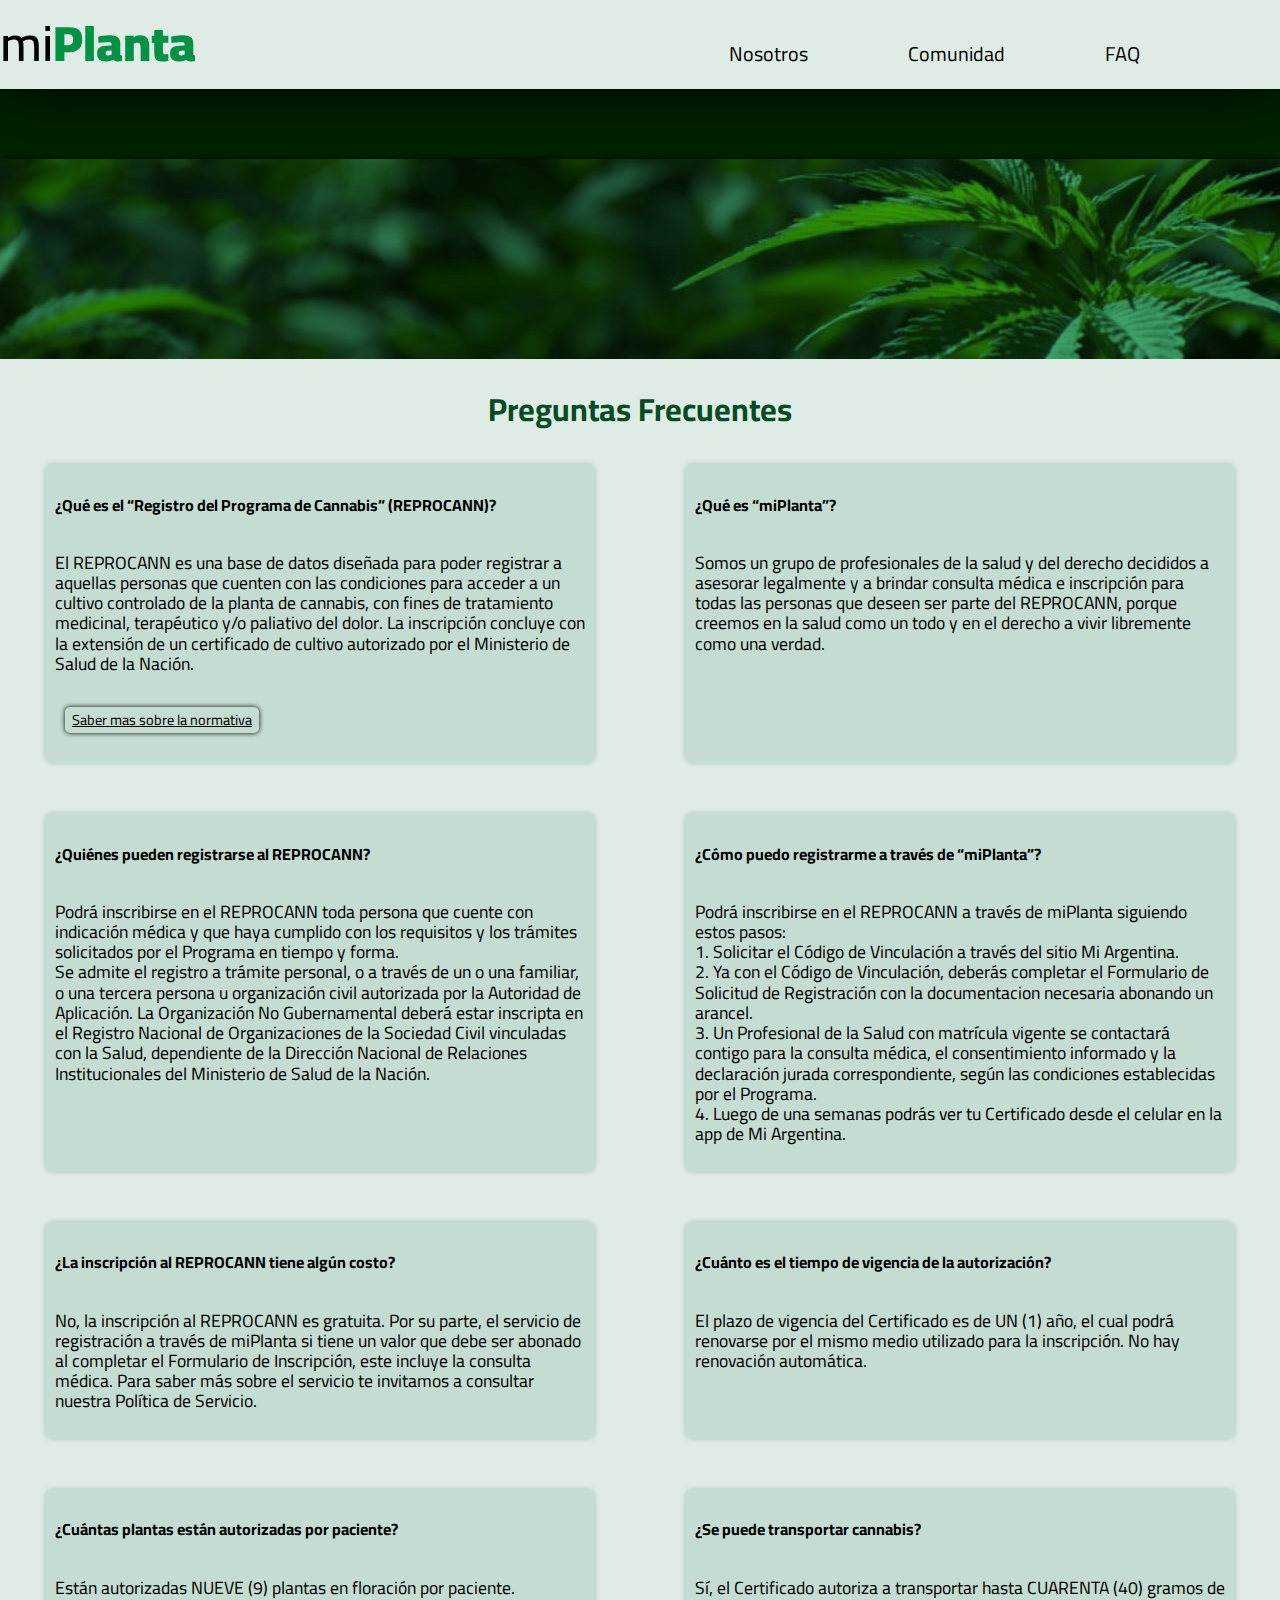
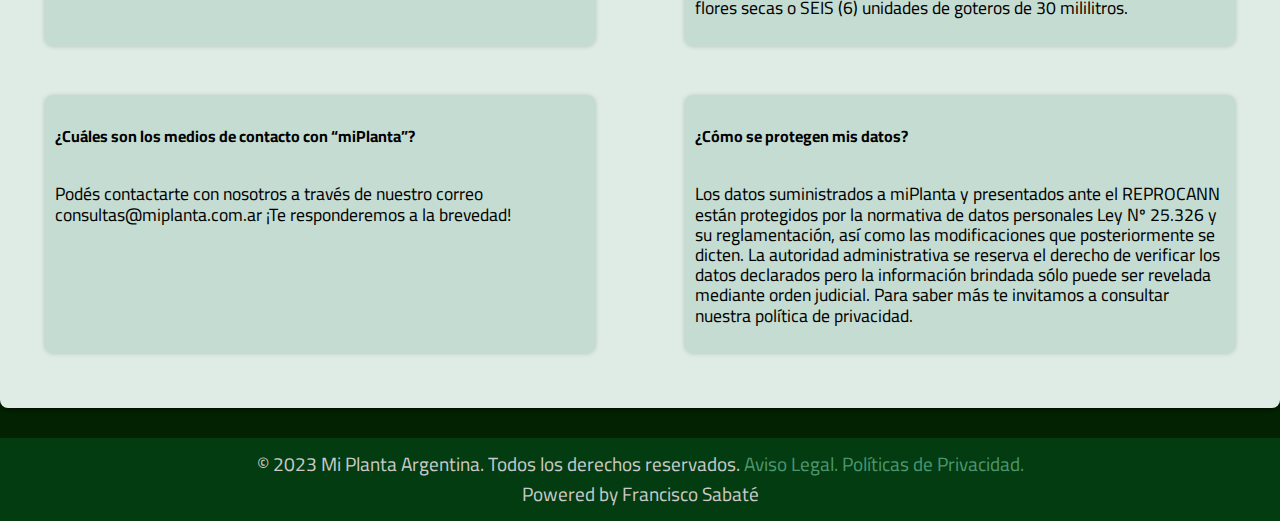
<file: FAQ.html>
<!DOCTYPE html>
<html lang="es">
<head>
    <meta charset="UTF-8">
    <meta http-equiv="X-UA-Compatible" content="IE=edge">
    <meta name="viewport" content="width=device-width, initial-scale=1.0">
    
    <link rel="icon" href="IMG/chalaG.ico" type="image/x-icon">

    <link rel="stylesheet" href="CSS/normalize.css">
    <link rel="stylesheet" href="CSS/FAQ.css">

    <link rel="preconnect" href="https://fonts.googleapis.com">
    <link rel="preconnect" href="https://fonts.gstatic.com" crossorigin>
    <link href="https://fonts.googleapis.com/css2?family=Cairo:wght@300;400;600;800&display=swap" rel="stylesheet">


    <title>MiPlanta</title>
</head>


<body>

    <div class="container">
        <header>
            <nav>
                <ul class="nav__ul">                
                    <li class="nav__li" id="MiPlanta"> <h1><a href="index.html">mi<b>Planta</b></a></h1></li>
                    <li class="nav__li" id="Nosotros"><a href="about.html">Nosotros</a></li>
                    <li class="nav__li" id="Blog"><a href="blog.html">Comunidad</a></li>
                    <li class="nav__li" id="FAQ"><a href="contact.html">FAQ</a></li>
                </ul>
            </nav>
        </header>
        
        <div class="main_page">

            <div class="main_head"></div>
            <article><h3 style="text-align: center;">Preguntas Frecuentes</h3></article>
            
            <div class="grid-container">
                <article>
                    <h4>¿Qué es el “Registro del Programa de Cannabis” (REPROCANN)? </h4>
                    <p>El REPROCANN es una base de datos diseñada para poder registrar a aquellas personas que cuenten con las condiciones para acceder a un cultivo controlado de la planta de cannabis, con fines de tratamiento medicinal, terapéutico y/o paliativo del dolor. La inscripción concluye con la extensión de un certificado de cultivo autorizado por el Ministerio de Salud de la Nación.
                    <br>
                    </p>
                    <div><a href="normativa.html">Saber mas sobre la normativa</a></div>
                </article>
                <article>
                    <h4>¿Qué es “miPlanta”?</h4>
                    <p>Somos un grupo de profesionales de la salud y del derecho decididos a asesorar legalmente y a brindar consulta médica e inscripción para todas las personas que deseen ser parte del REPROCANN, porque creemos en la salud como un todo y en el derecho a vivir libremente como una verdad.</p>
                </article>
                <article>
                    <h4>¿Quiénes pueden registrarse al REPROCANN?</h4>
                    <p>Podrá inscribirse en el REPROCANN toda persona que cuente con indicación médica y que haya cumplido con los requisitos y los trámites solicitados por el Programa en tiempo y forma. <br>
                        
                        Se admite el registro a trámite personal, o a través de un o una familiar, o una tercera persona u organización civil autorizada por la Autoridad de Aplicación. 
                        
                        La Organización No Gubernamental deberá estar inscripta en el Registro Nacional de Organizaciones de la Sociedad Civil vinculadas con la Salud, dependiente de la Dirección Nacional de Relaciones Institucionales del Ministerio de Salud de la Nación.
                        </p>
                </article>
                <article>
                    <h4>¿Cómo puedo registrarme a través de “miPlanta”?</h4>
                    <p>Podrá inscribirse en el REPROCANN a través de miPlanta siguiendo estos pasos: <br> 
                        1. Solicitar el Código de Vinculación a través del sitio Mi Argentina. <br>
                        2. Ya con el Código de Vinculación, deberás completar el Formulario de Solicitud de Registración con la documentacion necesaria abonando un arancel. <br>
                        3. Un Profesional de la Salud con matrícula vigente se contactará contigo para la consulta médica, el consentimiento informado y la declaración jurada correspondiente, según las condiciones establecidas por el Programa. <br>
                        4. Luego de una semanas podrás ver tu Certificado desde el celular en la app de Mi Argentina.</p>
                </article>

                <article>
                    <h4>¿La inscripción al REPROCANN tiene algún costo?</h4>
                    <p>No, la inscripción al REPROCANN es gratuita. Por su parte, el servicio de registración a través de miPlanta si tiene un valor que debe ser abonado al completar el Formulario de Inscripción, este incluye la consulta médica. 

                        Para saber más sobre el servicio te invitamos a consultar nuestra Política de Servicio.</p>
                </article>
                <article>
                    <h4>¿Cuánto es el tiempo de vigencia de la autorización? </h4>
                    <p>El plazo de vigencia del Certificado es de UN (1) año, el cual podrá renovarse por el mismo medio utilizado para la inscripción. No hay renovación automática.</p>
                </article>
                <article>
                    <h4>¿Cuántas plantas están autorizadas por paciente? </h4>
                    <p>Están autorizadas NUEVE (9) plantas en floración por paciente. </p>
                </article>
                <article>
                    <h4>¿Se puede transportar cannabis? </h4>
                    <p>Sí, el Certificado autoriza a transportar hasta CUARENTA (40) gramos de flores secas o SEIS (6) unidades de goteros de 30 mililitros.</p>
                </article>
                <article>
                    <h4>¿Cuáles son los medios de contacto con “miPlanta”? </h4>
                    <p>Podés contactarte con nosotros a través de nuestro correo consultas@miplanta.com.ar ¡Te responderemos a la brevedad!</p>
                </article>
                <article>
                    <h4>¿Cómo se protegen mis datos? </h4>
                    <p>Los datos suministrados a miPlanta y presentados ante el REPROCANN están protegidos por la normativa de datos personales Ley Nº 25.326 y su reglamentación, así como las modificaciones que posteriormente se dicten. 

                        La autoridad administrativa se reserva el derecho de verificar los datos declarados pero la información brindada sólo puede ser revelada mediante orden judicial. 
                    
                        Para saber más te invitamos a consultar nuestra política de privacidad.
                        </p>
                </article>
            </div>
        </div>

        <footer>
            <p>
                © 2023 Mi Planta Argentina. Todos los derechos reservados. <a href="aviso_legal.html">Aviso Legal.</a> <a href="politica_privacidad.html">Políticas de Privacidad.</a> 
            </p>
            <p style="padding-top: 8px;">Powered by Francisco Sabaté</p>
        </footer>

    </div>


</body>
</html>
</file>
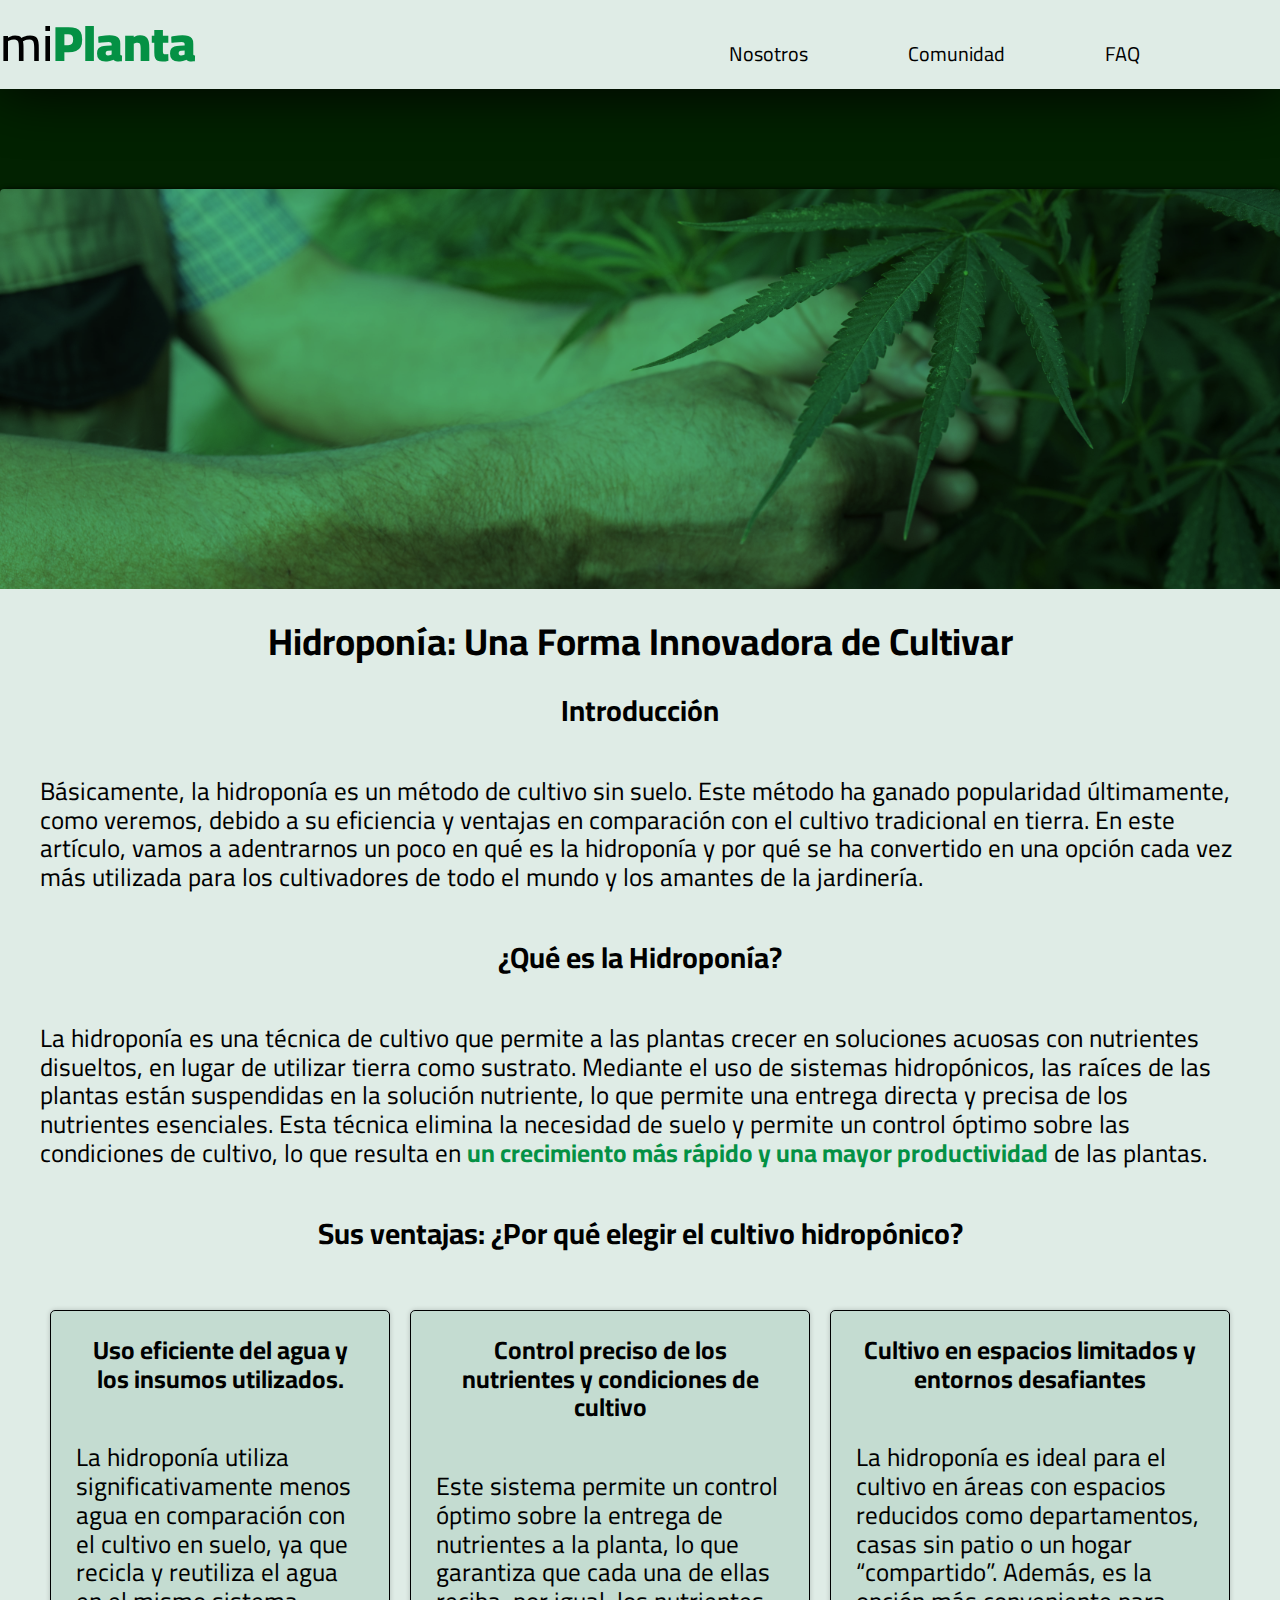
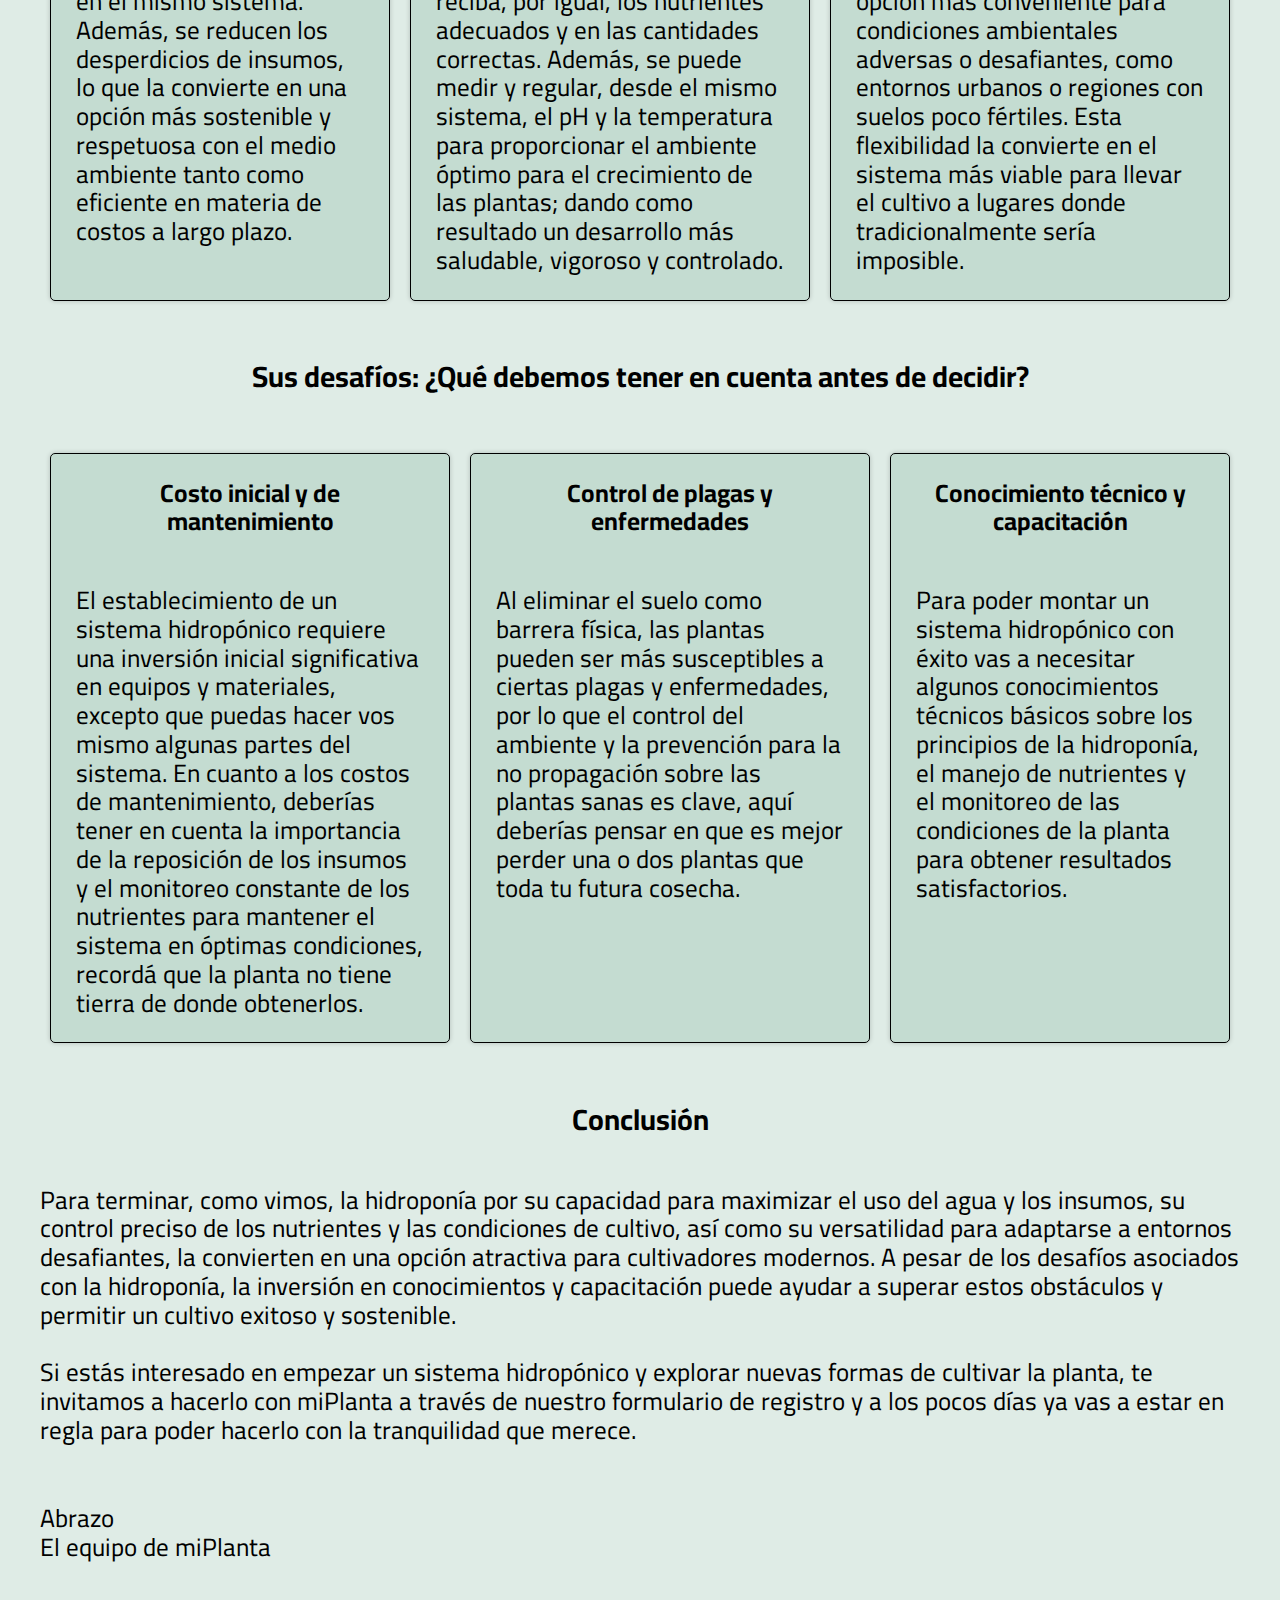
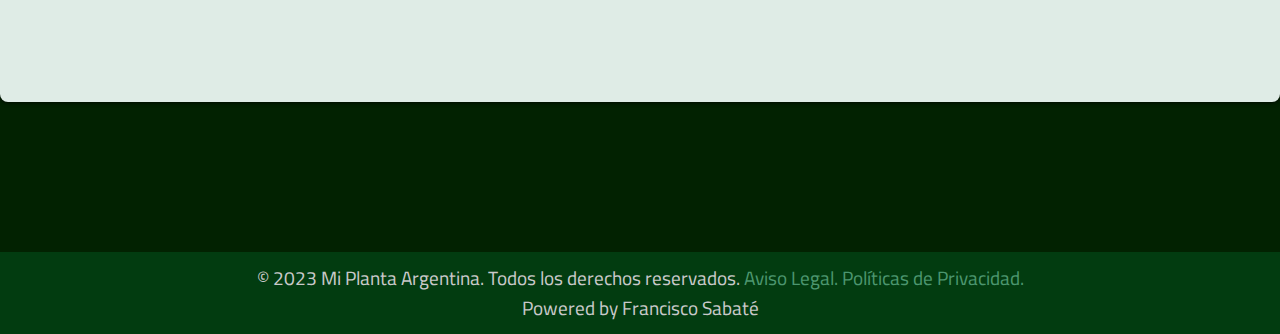
<file: hidroponia.html>
<!DOCTYPE html>
<html lang="es">
  <head>
    <meta charset="UTF-8" />
    <meta http-equiv="X-UA-Compatible" content="IE=edge" />
    <meta name="viewport" content="width=device-width, initial-scale=1.0" />

    <link rel="icon" href="IMG/chalaG.ico" type="image/x-icon" />

    <link rel="stylesheet" href="CSS/normalize.css" />
    <link rel="stylesheet" href="CSS/style_hidroponia.css" />

    <link rel="preconnect" href="https://fonts.googleapis.com" />
    <link rel="preconnect" href="https://fonts.gstatic.com" crossorigin />
    <link
      href="https://fonts.googleapis.com/css2?family=Cairo:wght@300;400;600;800&display=swap"
      rel="stylesheet"
    />

    <title>MiPlanta</title>
  </head>

  <body>
    <div class="container">
      <header>
        <nav>
          <ul class="nav__ul">
            <li class="nav__li" id="MiPlanta">
              <h1>
                <a href="index.html">mi<b>Planta</b></a>
              </h1>
            </li>
            <li class="nav__li" id="Nosotros">
              <a href="about.html">Nosotros</a>
            </li>
            <li class="nav__li" id="Blog"><a href="blog.html">Comunidad</a></li>
            <li class="nav__li" id="FAQ"><a href="FAQ.html">FAQ</a></li>
          </ul>
        </nav>
      </header>

      <div class="main_page">
        <div class="article_img"></div>
        <article>
          <h2>Hidroponía: Una Forma Innovadora de Cultivar</h2>
          <h3>Introducción</h3>
          <p>
            Básicamente, la hidroponía es un método de cultivo sin suelo. Este
            método ha ganado popularidad últimamente, como veremos, debido a su
            eficiencia y ventajas en comparación con el cultivo tradicional en
            tierra. En este artículo, vamos a adentrarnos un poco en qué es la
            hidroponía y por qué se ha convertido en una opción cada vez más
            utilizada para los cultivadores de todo el mundo y los amantes de la
            jardinería.
          </p>
          <h3>¿Qué es la Hidroponía?</h3>
          <p>
            La hidroponía es una técnica de cultivo que permite a las plantas
            crecer en soluciones acuosas con nutrientes disueltos, en lugar de
            utilizar tierra como sustrato. Mediante el uso de sistemas
            hidropónicos, las raíces de las plantas están suspendidas en la
            solución nutriente, lo que permite una entrega directa y precisa de
            los nutrientes esenciales. Esta técnica elimina la necesidad de
            suelo y permite un control óptimo sobre las condiciones de cultivo,
            lo que resulta en
            <b>un crecimiento más rápido y una mayor productividad</b> de las
            plantas.
          </p>
          <h3>Sus ventajas: ¿Por qué elegir el cultivo hidropónico?</h3>
          <ol class="list_post">
            <li class="list_post_elem">
              <div class="list_post_elem_title">
                Uso eficiente del agua y los insumos utilizados.
              </div>
              <div>
                La hidroponía utiliza significativamente menos agua en
                comparación con el cultivo en suelo, ya que recicla y reutiliza
                el agua en el mismo sistema. Además, se reducen los desperdicios
                de insumos, lo que la convierte en una opción más sostenible y
                respetuosa con el medio ambiente tanto como eficiente en materia
                de costos a largo plazo.
              </div>
            </li>
            <li class="list_post_elem">
              <div class="list_post_elem_title">
                Control preciso de los nutrientes y condiciones de cultivo
              </div>
              <div>
                Este sistema permite un control óptimo sobre la entrega de
                nutrientes a la planta, lo que garantiza que cada una de ellas
                reciba, por igual, los nutrientes adecuados y en las cantidades
                correctas. Además, se puede medir y regular, desde el mismo
                sistema, el pH y la temperatura para proporcionar el ambiente
                óptimo para el crecimiento de las plantas; dando como resultado
                un desarrollo más saludable, vigoroso y controlado.
              </div>
            </li>
            <li class="list_post_elem">
              <div class="list_post_elem_title">
                Cultivo en espacios limitados y entornos desafiantes
              </div>
              <div>
                La hidroponía es ideal para el cultivo en áreas con espacios
                reducidos como departamentos, casas sin patio o un hogar
                “compartido”. Además, es la opción más conveniente para
                condiciones ambientales adversas o desafiantes, como entornos
                urbanos o regiones con suelos poco fértiles. Esta flexibilidad
                la convierte en el sistema más viable para llevar el cultivo a
                lugares donde tradicionalmente sería imposible.
              </div>
            </li>
          </ol>
          <h3>Sus desafíos: ¿Qué debemos tener en cuenta antes de decidir?</h3>
          <ol class="list_post">
            <li class="list_post_elem">
              <div class="list_post_elem_title">Costo inicial y de mantenimiento </div>
              <div>
                El establecimiento de un sistema hidropónico requiere una
                inversión inicial significativa en equipos y materiales, excepto
                que puedas hacer vos mismo algunas partes del sistema. En cuanto a los costos de
                mantenimiento, deberías tener en cuenta la importancia de la
                reposición de los insumos y el monitoreo constante de los
                nutrientes para mantener el sistema en óptimas condiciones,
                recordá que la planta no tiene tierra de donde obtenerlos.
              </div>
            </li>
            <li class="list_post_elem">
              <div class="list_post_elem_title">Control de plagas y enfermedades</div>
              <div>
                Al eliminar el suelo como barrera física, las plantas pueden ser
                más susceptibles a ciertas plagas y enfermedades, por lo que el
                control del ambiente y la prevención para la no propagación
                sobre las plantas sanas es clave, aquí deberías pensar en que es
                mejor perder una o dos plantas que toda tu futura cosecha.
              </div>
            </li>
            <li class="list_post_elem">
              <div class="list_post_elem_title">Conocimiento técnico y capacitación</div>
              <div>
                Para poder montar un sistema hidropónico con éxito vas a
                necesitar algunos conocimientos técnicos básicos sobre los
                principios de la hidroponía, el manejo de nutrientes y el
                monitoreo de las condiciones de la planta para obtener
                resultados satisfactorios.
              </div>
            </li>
          </ol>

          <h3>Conclusión</h3>
          <p>
            Para terminar, como vimos, la hidroponía por su capacidad para
            maximizar el uso del agua y los insumos, su control preciso de los
            nutrientes y las condiciones de cultivo, así como su versatilidad
            para adaptarse a entornos desafiantes, la convierten en una opción
            atractiva para cultivadores modernos. A pesar de los desafíos
            asociados con la hidroponía, la inversión en conocimientos y
            capacitación puede ayudar a superar estos obstáculos y permitir un
            cultivo exitoso y sostenible. <br />
            <br />
            Si estás interesado en empezar un sistema hidropónico y explorar
            nuevas formas de cultivar la planta, te invitamos a hacerlo con
            miPlanta a través de nuestro formulario de registro y a los pocos
            días ya vas a estar en regla para poder hacerlo con la tranquilidad
            que merece.
          </p>

          <p>
            Abrazo <br />
            El equipo de miPlanta
          </p>
        </article>
      </div>

      <footer>
        <p>
          © 2023 Mi Planta Argentina. Todos los derechos reservados.
          <a href="aviso_legal.html">Aviso Legal.</a>
          <a href="politica_privacidad.html">Políticas de Privacidad.</a>
        </p>
        <p style="padding-top: 8px">Powered by Francisco Sabaté</p>
      </footer>
    </div>
  </body>
</html>
</file>
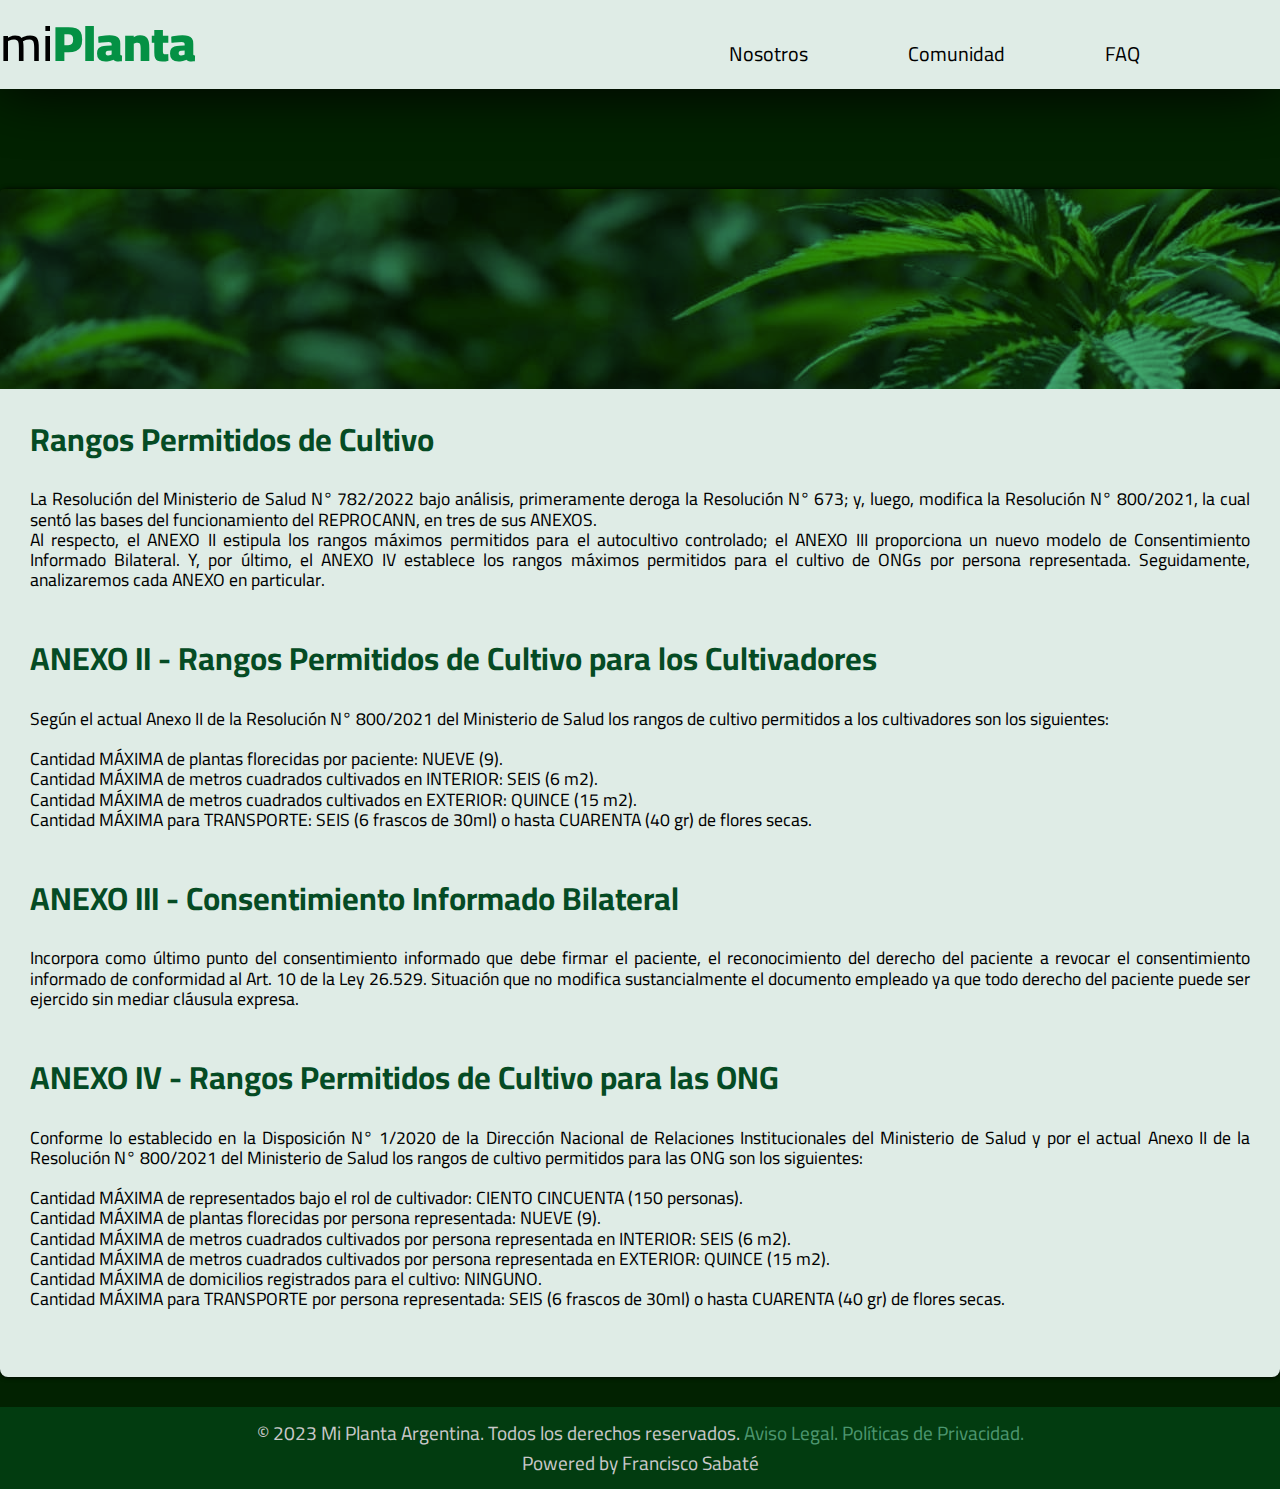
<file: normativa.html>
<!DOCTYPE html>
<html lang="es">
<head>
    <meta charset="UTF-8">
    <meta http-equiv="X-UA-Compatible" content="IE=edge">
    <meta name="viewport" content="width=device-width, initial-scale=1.0">
    
    <link rel="icon" href="IMG/chalaG.ico" type="image/x-icon">

    <link rel="stylesheet" href="CSS/normalize.css">
    <link rel="stylesheet" href="CSS/style_normativa.css">

    <link rel="preconnect" href="https://fonts.googleapis.com">
    <link rel="preconnect" href="https://fonts.gstatic.com" crossorigin>
    <link href="https://fonts.googleapis.com/css2?family=Cairo:wght@300;400;600;800&display=swap" rel="stylesheet">


    <title>MiPlanta</title>
</head>


<body>

    <div class="container">
        <header>
            <nav>
                <ul class="nav__ul">                
                    <li class="nav__li" id="MiPlanta"> <h1><a href="index.html">mi<b>Planta</b></a></h1></li>
                    <li class="nav__li" id="Nosotros"><a href="about.html">Nosotros</a></li>
                    <li class="nav__li" id="Blog"><a href="blog.html">Comunidad</a></li>
                    <li class="nav__li" id="FAQ"><a href="FAQ.html">FAQ</a></li>
                </ul>
            </nav>
        </header>
        
        <div class="main_page">

            <div class="main_head"></div>
            <article>
                <h3>Rangos Permitidos de Cultivo</h3>
                <p>La Resolución del Ministerio de Salud N° 782/2022 bajo análisis, primeramente deroga la Resolución N° 673; y, luego, modifica la Resolución N° 800/2021, la cual sentó las bases del funcionamiento del REPROCANN, en tres de sus ANEXOS. <br>
                    Al respecto, el ANEXO II estipula los rangos máximos permitidos para el autocultivo controlado; el ANEXO III proporciona un nuevo modelo de Consentimiento Informado Bilateral. Y, por último, el ANEXO IV establece los rangos máximos permitidos para el cultivo de ONGs por persona representada. Seguidamente, analizaremos cada ANEXO en particular.
                    </p>
            </article>
            <article>
                <h3>ANEXO II - Rangos Permitidos de Cultivo para los Cultivadores</h3>
                <p>Según el actual Anexo II de la Resolución N° 800/2021 del Ministerio de Salud los rangos de cultivo permitidos a los cultivadores son los siguientes: <br> <br>
                    Cantidad MÁXIMA de plantas florecidas por paciente: NUEVE (9). <br>
                    Cantidad MÁXIMA de metros cuadrados cultivados en INTERIOR: SEIS (6 m2).  <br>
                    Cantidad MÁXIMA de metros cuadrados cultivados en EXTERIOR: QUINCE (15 m2). <br>
                    Cantidad MÁXIMA para TRANSPORTE: SEIS (6 frascos de 30ml) o hasta CUARENTA (40 gr) de flores secas.
                    </p>
            </article>
            <article>
                <h3>ANEXO III - Consentimiento Informado Bilateral</h3>
                <p>Incorpora como último punto del consentimiento informado que debe firmar el paciente, el reconocimiento del derecho del paciente a revocar el consentimiento informado de conformidad al Art. 10 de la Ley 26.529. Situación que no modifica sustancialmente el documento empleado ya que todo derecho del paciente puede ser ejercido sin mediar cláusula expresa.</p>
            </article>
            <article>
                <h3>ANEXO IV - Rangos Permitidos de Cultivo para las ONG</h3>
                <p>Conforme lo establecido en la Disposición N° 1/2020 de la Dirección Nacional de Relaciones Institucionales del Ministerio de Salud y por el actual Anexo II de la Resolución N° 800/2021 del Ministerio de Salud los rangos de cultivo permitidos para las ONG son los siguientes: <br> <br>
                    Cantidad MÁXIMA de representados bajo el rol de cultivador: CIENTO CINCUENTA (150 personas).<br>
                    Cantidad MÁXIMA de plantas florecidas por persona representada: NUEVE (9).<br>
                    Cantidad MÁXIMA de metros cuadrados cultivados por persona representada en INTERIOR: SEIS (6 m2). <br>
                    Cantidad MÁXIMA de metros cuadrados cultivados por persona representada en EXTERIOR: QUINCE (15 m2).<br>
                    Cantidad MÁXIMA de domicilios registrados para el cultivo: NINGUNO.<br>
                    Cantidad MÁXIMA para TRANSPORTE por persona representada: SEIS (6 frascos de 30ml) o hasta CUARENTA (40 gr) de flores secas.
                    </p>
            </article>
           
        </div>

        <footer>
            <p>
                © 2023 Mi Planta Argentina. Todos los derechos reservados. <a href="aviso_legal.html">Aviso Legal.</a> <a href="politica_privacidad.html">Políticas de Privacidad.</a> 
            </p>
            <p style="padding-top: 8px;">Powered by Francisco Sabaté</p>
        </footer>

    </div>


</body>
</html>
</file>
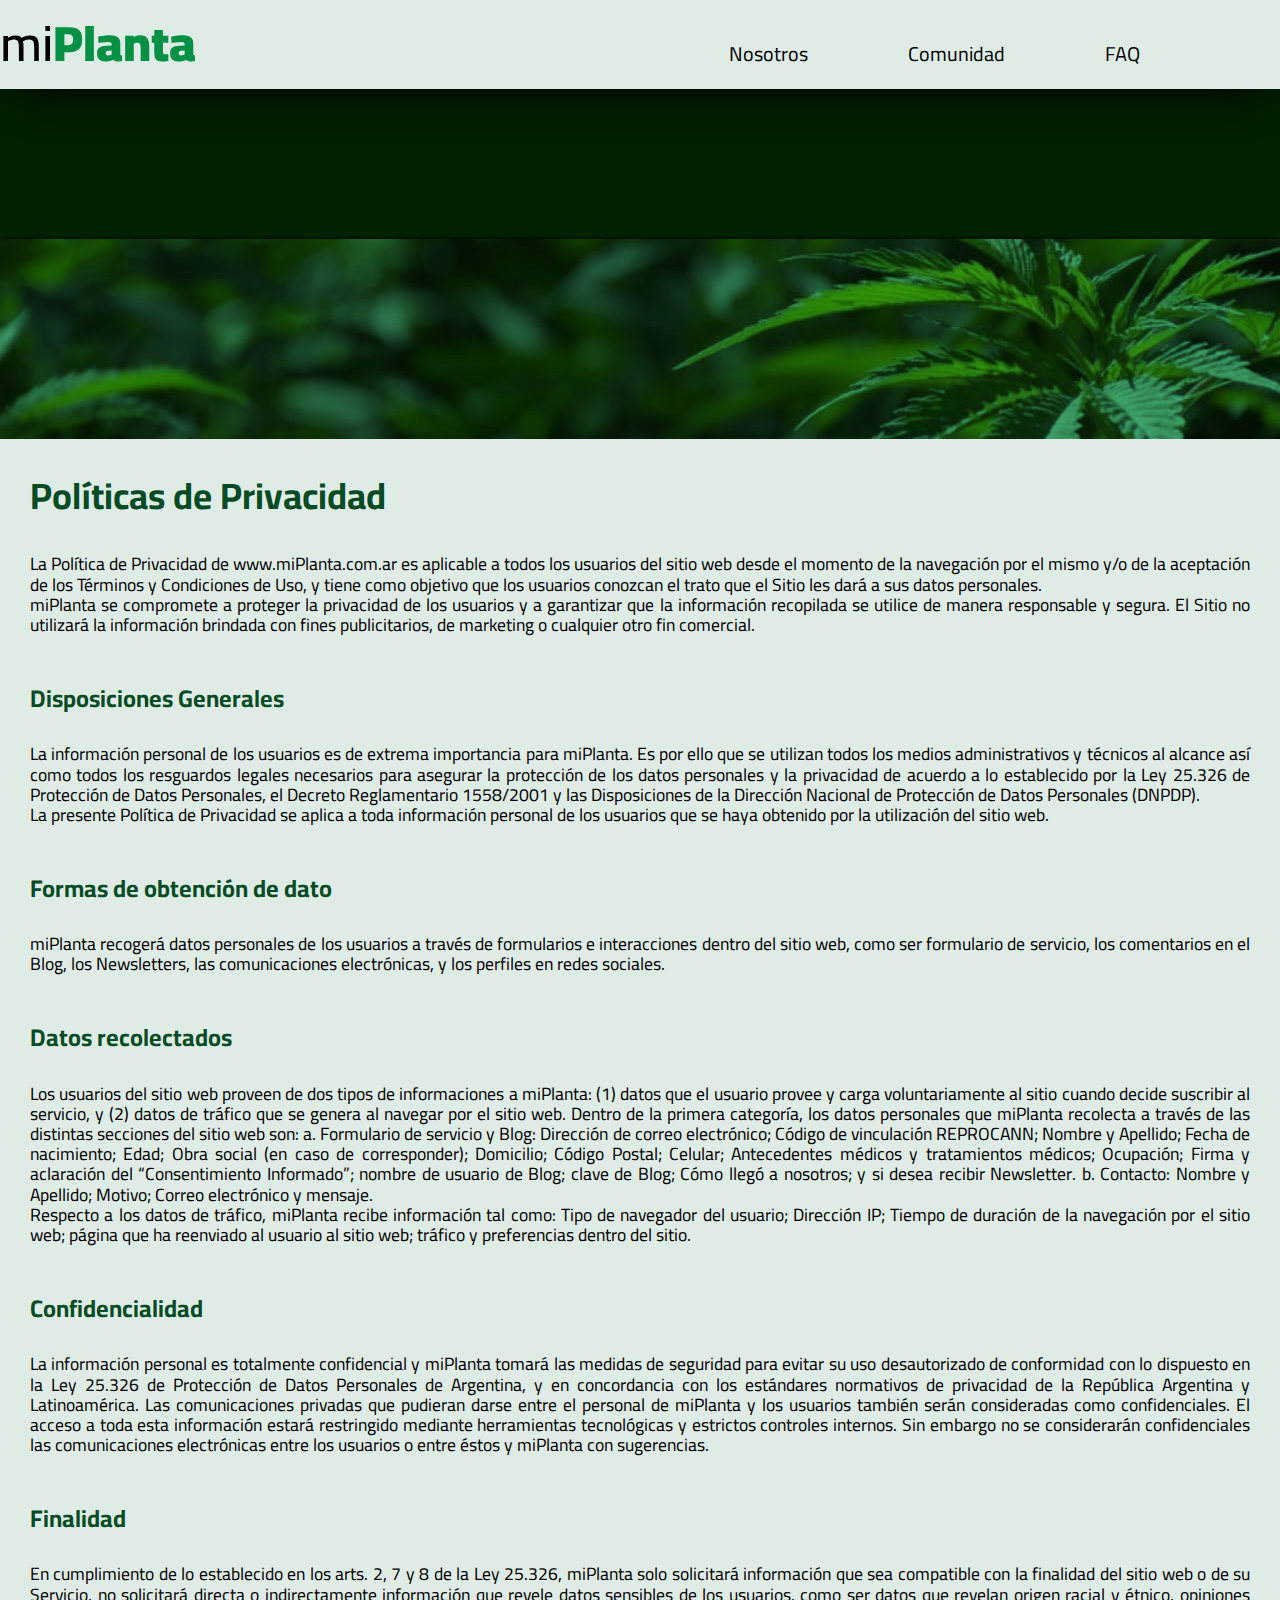
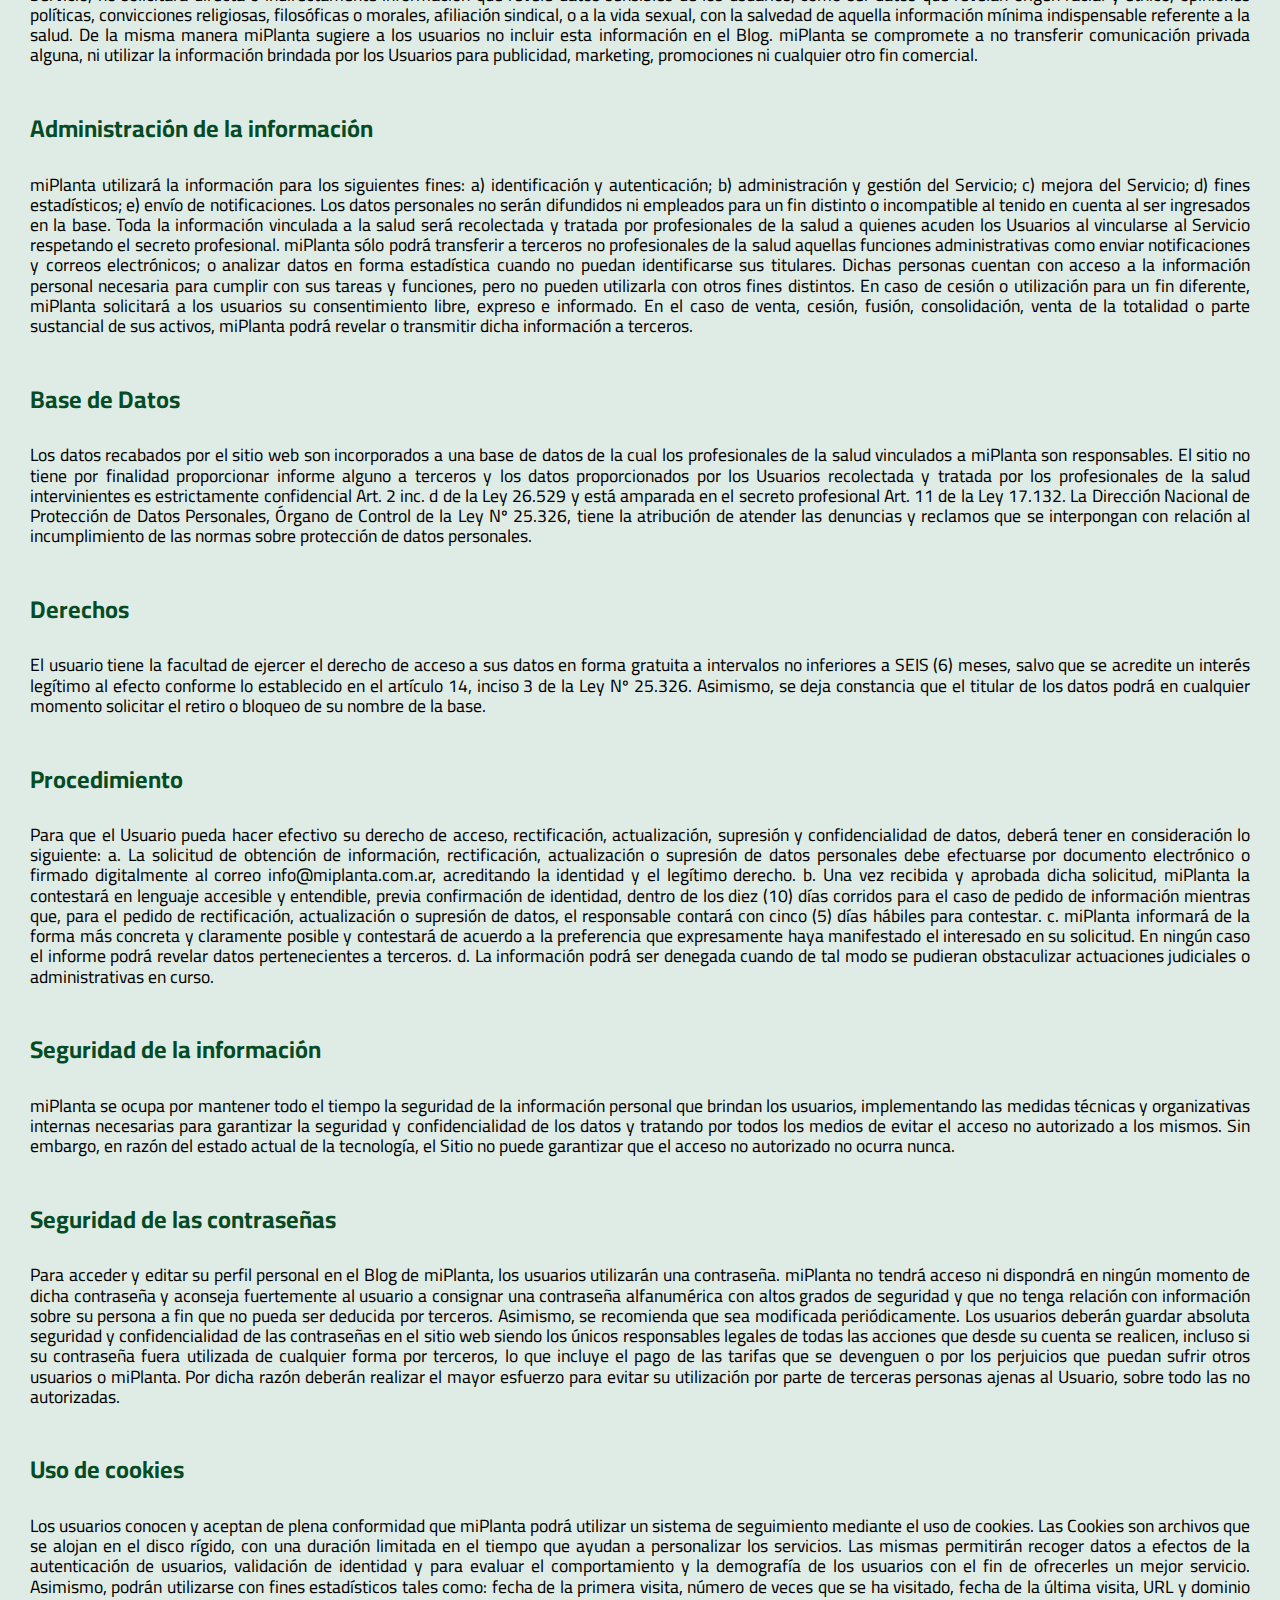
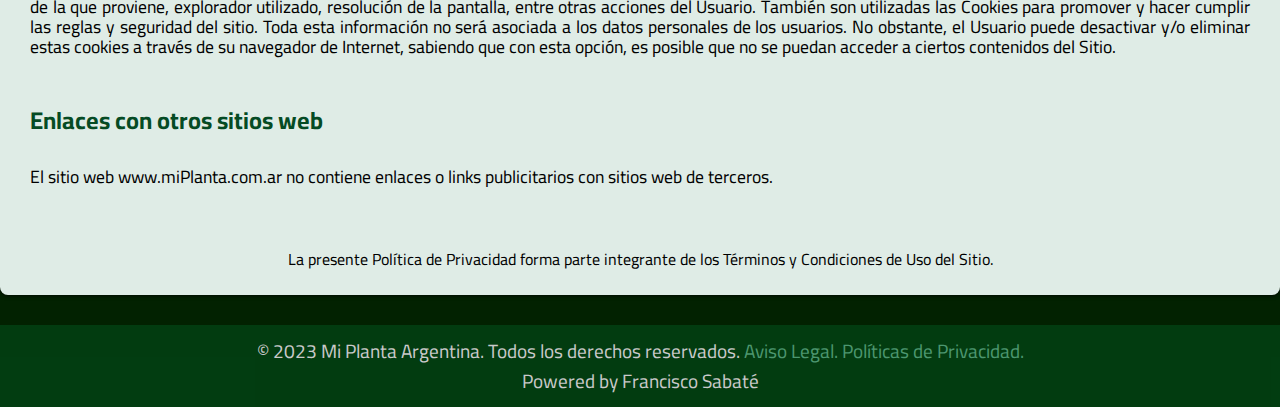
<file: politica_privacidad.html>
<!DOCTYPE html>
<html lang="es">
<head>
    <meta charset="UTF-8">
    <meta http-equiv="X-UA-Compatible" content="IE=edge">
    <meta name="viewport" content="width=device-width, initial-scale=1.0">
    
    <link rel="icon" href="IMG/chalaG.ico" type="image/x-icon">

    <link rel="stylesheet" href="CSS/normalize.css">
    <link rel="stylesheet" href="CSS/style_politica_privacidad.css">

    <link rel="preconnect" href="https://fonts.googleapis.com">
    <link rel="preconnect" href="https://fonts.gstatic.com" crossorigin>
    <link href="https://fonts.googleapis.com/css2?family=Cairo:wght@300;400;600;800&display=swap" rel="stylesheet">


    <title>MiPlanta</title>
</head>


<body>

    <div class="container">
        <header>
            <nav>
                <ul class="nav__ul">                
                    <li class="nav__li" id="MiPlanta"> <h1><a href="index.html">mi<b>Planta</b></a></h1></li>
                    <li class="nav__li" id="Nosotros"><a href="about.html">Nosotros</a></li>
                    <li class="nav__li" id="Blog"><a href="blog.html">Comunidad</a></li>
                    <li class="nav__li" id="FAQ"><a href="FAQ.html">FAQ</a></li>
                </ul>
            </nav>
        </header>
        
        <div class="main_page">

            <div class="main_head"></div>

            <article>
                <h3>Políticas de Privacidad</h3>
                <p>La Política de Privacidad de www.miPlanta.com.ar es aplicable a todos los usuarios del sitio web desde el momento de la navegación por el mismo y/o de la aceptación de los Términos y Condiciones de Uso, y tiene como objetivo que los usuarios conozcan el trato que el Sitio les dará a sus datos personales. <br>
                    miPlanta se compromete a proteger la privacidad de los usuarios y a garantizar que la información recopilada se utilice de manera responsable y segura. El Sitio no utilizará la información brindada con fines publicitarios, de marketing o cualquier otro fin comercial.
                    </p>
            </article>

            <article>
                <h4>Disposiciones Generales</h3>
                <p>La información personal de los usuarios es de extrema importancia para miPlanta. Es por ello que se utilizan todos los medios administrativos y técnicos al alcance así como todos los resguardos legales necesarios para asegurar la protección de los datos personales y la privacidad de acuerdo a lo establecido por la Ley 25.326 de Protección de Datos Personales, el Decreto Reglamentario 1558/2001 y las Disposiciones de la Dirección Nacional de Protección de Datos Personales (DNPDP). <br>
                    La presente Política de Privacidad se aplica a toda información personal de los usuarios que se haya obtenido por la utilización del sitio web.
                    </p>
            </article>

            <article>
                <h4>Formas de obtención de dato</h3>
                <p>miPlanta recogerá datos personales de los usuarios a través de formularios e interacciones dentro del sitio web, como ser formulario de servicio, los comentarios en el Blog, los Newsletters, las comunicaciones electrónicas, y los perfiles en redes sociales.</p>
            </article>

            <article>
                <h4>Datos recolectados</h3>
                <p>Los usuarios del sitio web proveen de dos tipos de informaciones a miPlanta: (1) datos que el usuario provee y carga voluntariamente al sitio cuando decide suscribir al servicio, y (2) datos de tráfico que se genera al navegar por el sitio web. Dentro de la primera categoría, los datos personales que miPlanta recolecta a través de las distintas secciones del sitio web son: a. Formulario de servicio y Blog: Dirección de correo electrónico; Código de vinculación REPROCANN; Nombre y Apellido; Fecha de nacimiento; Edad; Obra social (en caso de corresponder); Domicilio; Código Postal; Celular; Antecedentes médicos y tratamientos médicos; Ocupación; Firma y aclaración del “Consentimiento Informado”; nombre de usuario de Blog; clave de Blog; Cómo llegó a nosotros; y si desea recibir Newsletter. b. Contacto: Nombre y Apellido; Motivo; Correo electrónico y mensaje. <br>
                    Respecto a los datos de tráfico, miPlanta recibe información tal como: Tipo de navegador del usuario; Dirección IP; Tiempo de duración de la navegación por el sitio web; página que ha reenviado al usuario al sitio web; tráfico y preferencias dentro del sitio.
                </p>
            </article>

            <article>
                <h4>Confidencialidad</h3>
                <p>La información personal es totalmente confidencial y miPlanta tomará las medidas de seguridad para evitar su uso desautorizado de conformidad con lo dispuesto en la Ley 25.326 de Protección de Datos Personales de Argentina, y en concordancia con los estándares normativos de privacidad de la República Argentina y Latinoamérica. Las comunicaciones privadas que pudieran darse entre el personal de miPlanta y los usuarios también serán consideradas como confidenciales. El acceso a toda esta información estará restringido mediante herramientas tecnológicas y estrictos controles internos. Sin embargo no se considerarán confidenciales las comunicaciones electrónicas entre los usuarios o entre éstos y miPlanta con sugerencias.</p>
            </article>

            <article>
                <h4>Finalidad</h3>
                <p>En cumplimiento de lo establecido en los arts. 2, 7 y 8 de la Ley 25.326, miPlanta solo solicitará información que sea compatible con la finalidad del sitio web o de su Servicio, no solicitará directa o indirectamente información que revele datos sensibles de los usuarios, como ser datos que revelan origen racial y étnico, opiniones políticas, convicciones religiosas, filosóficas o morales, afiliación sindical, o a la vida sexual, con la salvedad de aquella información mínima indispensable referente a la salud. De la misma manera miPlanta sugiere a los usuarios no incluir esta información en el Blog. miPlanta se compromete a no transferir comunicación privada alguna, ni utilizar la información brindada por los Usuarios para publicidad, marketing, promociones ni cualquier otro fin comercial.</p>
            </article>

            <article>
                <h4>Administración de la información</h3>
                <p>miPlanta utilizará la información para los siguientes fines: a) identificación y autenticación; b) administración y gestión del Servicio; c) mejora del Servicio; d) fines estadísticos; e) envío de notificaciones. Los datos personales no serán difundidos ni empleados para un fin distinto o incompatible al tenido en cuenta al ser ingresados en la base. Toda la información vinculada a la salud será recolectada y tratada por profesionales de la salud a quienes acuden los Usuarios al vincularse al Servicio respetando el secreto profesional. miPlanta sólo podrá transferir a terceros no profesionales de la salud aquellas funciones administrativas como enviar notificaciones y correos electrónicos; o analizar datos en forma estadística cuando no puedan identificarse sus titulares. Dichas personas cuentan con acceso a la información personal necesaria para cumplir con sus tareas y funciones, pero no pueden utilizarla con otros fines distintos. En caso de cesión o utilización para un fin diferente, miPlanta solicitará a los usuarios su consentimiento libre, expreso e informado. En el caso de venta, cesión, fusión, consolidación, venta de la totalidad o parte sustancial de sus activos, miPlanta podrá revelar o transmitir dicha información a terceros.</p>
            </article>

            <article>
                <h4>Base de Datos</h3>
                <p>Los datos recabados por el sitio web son incorporados a una base de datos de la cual los profesionales de la salud vinculados a miPlanta son responsables. El sitio no tiene por finalidad proporcionar informe alguno a terceros y los datos proporcionados por los Usuarios recolectada y tratada por los profesionales de la salud intervinientes es estrictamente confidencial Art. 2 inc. d de la Ley 26.529 y está amparada en el secreto profesional Art. 11 de la Ley 17.132. La Dirección Nacional de Protección de Datos Personales, Órgano de Control de la Ley Nº 25.326, tiene la atribución de atender las denuncias y reclamos que se interpongan con relación al incumplimiento de las normas sobre protección de datos personales.</p>
            </article>

            <article>
                <h4>Derechos</h3>
                <p>El usuario tiene la facultad de ejercer el derecho de acceso a sus datos en forma gratuita a intervalos no inferiores a SEIS (6) meses, salvo que se acredite un interés legítimo al efecto conforme lo establecido en el artículo 14, inciso 3 de la Ley Nº 25.326. Asimismo, se deja constancia que el titular de los datos podrá en cualquier momento solicitar el retiro o bloqueo de su nombre de la base.</p>
            </article>

            <article>
                <h4>Procedimiento</h3>
                <p>Para que el Usuario pueda hacer efectivo su derecho de acceso, rectificación, actualización, supresión y confidencialidad de datos, deberá tener en consideración lo siguiente: a. La solicitud de obtención de información, rectificación, actualización o supresión de datos personales debe efectuarse por documento electrónico o firmado digitalmente al correo info@miplanta.com.ar, acreditando la identidad y el legítimo derecho. b. Una vez recibida y aprobada dicha solicitud, miPlanta la contestará en lenguaje accesible y entendible, previa confirmación de identidad, dentro de los diez (10) días corridos para el caso de pedido de información mientras que, para el pedido de rectificación, actualización o supresión de datos, el responsable contará con cinco (5) días hábiles para contestar. c. miPlanta informará de la forma más concreta y claramente posible y contestará de acuerdo a la preferencia que expresamente haya manifestado el interesado en su solicitud. En ningún caso el informe podrá revelar datos pertenecientes a terceros. d. La información podrá ser denegada cuando de tal modo se pudieran obstaculizar actuaciones judiciales o administrativas en curso.</p>
            </article>

            <article>
                <h4>Seguridad de la información</h3>
                <p>miPlanta se ocupa por mantener todo el tiempo la seguridad de la información personal que brindan los usuarios, implementando las medidas técnicas y organizativas internas necesarias para garantizar la seguridad y confidencialidad de los datos y tratando por todos los medios de evitar el acceso no autorizado a los mismos. Sin embargo, en razón del estado actual de la tecnología, el Sitio no puede garantizar que el acceso no autorizado no ocurra nunca.</p>
            </article>

            <article>
                <h4>Seguridad de las contraseñas</h3>
                <p>Para acceder y editar su perfil personal en el Blog de miPlanta, los usuarios utilizarán una contraseña. miPlanta no tendrá acceso ni dispondrá en ningún momento de dicha contraseña y aconseja fuertemente al usuario a consignar una contraseña alfanumérica con altos grados de seguridad y que no tenga relación con información sobre su persona a fin que no pueda ser deducida por terceros. Asimismo, se recomienda que sea modificada periódicamente. Los usuarios deberán guardar absoluta seguridad y confidencialidad de las contraseñas en el sitio web siendo los únicos responsables legales de todas las acciones que desde su cuenta se realicen, incluso si su contraseña fuera utilizada de cualquier forma por terceros, lo que incluye el pago de las tarifas que se devenguen o por los perjuicios que puedan sufrir otros usuarios o miPlanta. Por dicha razón deberán realizar el mayor esfuerzo para evitar su utilización por parte de terceras personas ajenas al Usuario, sobre todo las no autorizadas.</p>
            </article>

            <article>
                <h4>Uso de cookies</h3>
                <p>Los usuarios conocen y aceptan de plena conformidad que miPlanta podrá utilizar un sistema de seguimiento mediante el uso de cookies. Las Cookies son archivos que se alojan en el disco rígido, con una duración limitada en el tiempo que ayudan a personalizar los servicios. Las mismas permitirán recoger datos a efectos de la autenticación de usuarios, validación de identidad y para evaluar el comportamiento y la demografía de los usuarios con el fin de ofrecerles un mejor servicio. Asimismo, podrán utilizarse con fines estadísticos tales como: fecha de la primera visita, número de veces que se ha visitado, fecha de la última visita, URL y dominio de la que proviene, explorador utilizado, resolución de la pantalla, entre otras acciones del Usuario. También son utilizadas las Cookies para promover y hacer cumplir las reglas y seguridad del sitio. Toda esta información no será asociada a los datos personales de los usuarios. No obstante, el Usuario puede desactivar y/o eliminar estas cookies a través de su navegador de Internet, sabiendo que con esta opción, es posible que no se puedan acceder a ciertos contenidos del Sitio.</p>
            </article>

            <article>
                <h4>Enlaces con otros sitios web</h3>
                <p>El sitio web www.miPlanta.com.ar no contiene enlaces o links publicitarios con sitios web de terceros.</p>
            </article>

            <p>La presente Política de Privacidad forma parte integrante de los Términos y Condiciones de Uso del Sitio.</p>
        </div>

        <footer>
            <p>
                © 2023 Mi Planta Argentina. Todos los derechos reservados. <a href="aviso_legal.html">Aviso Legal.</a> <a href="politica_privacidad.html">Políticas de Privacidad.</a> 
            </p>
            <p style="padding-top: 8px;">Powered by Francisco Sabaté</p>
        </footer>

    </div>


</body>
</html>
</file>
<file: CSS/style_index.css>
body {
  overflow-x: hidden;
  background-color: #022201;
  background-attachment: fixed;
  background-blend-mode: multiply;
}
a {
  color: #049144;
}

b {
  color: #049144;
}

header {
  margin: auto;
  background-color: #dfece6;
  box-shadow: 0px 0px 60px black;
}

nav {
  max-width: 1500px;
  margin: auto;
  -webkit-user-select: none;
  -moz-user-select: none;
  user-select: none;
}

ul {
  list-style: none;
  margin: 0;
  padding: 0;
}
nav ul li a {
  text-decoration: none;
  font-family: "Cairo";
  font-weight: 400;
  color: black;
  transition: all 0.4s ease 0s;
}
nav ul li a:hover {
  color: #049144;
}

.nav__ul {
  display: flex;
  justify-content: flex-end;
  align-items: baseline;
  margin-right: 40px;
}

.nav__li {
  font-size: 20px;
  margin: 0 100px 0 0px;
  text-align: center;
}
.nav__li:first-child {
  margin-right: auto;
}
.nav__li:first-child > h1 {
  margin: 15px 0;
  font-size: 50px;
}

.nav__li:first-child > h1 > a {
  color: black;
  font-weight: 600;
}
.main_page {
  max-width: 1500px;
  margin: auto;
  margin-top: 50px;
  display: flex;
  align-items: center;
}

.codigo-vinculacion {
  font-family: "Cairo";
  color: #dfece6;
  font-size: 32px;
  max-width: 1500px;
  margin: auto;
  position: absolute;
  top: 200px;
  transition: all 1s ease-out 0s;
  display: block;
  transform: translateX(-1500px);
}
.links-vinculacion {
  margin-top: 80px;
}
.links-vinculacion > a {
  margin-bottom: 50px;
}
.btn_servicio {
  margin-left: 30px;
}
.codigo-vinculacion-about {
  font-family: "Cairo";
  color: #dfece6;
  max-width: 600px;
  margin: auto;
  display: flex;
  align-items: center;
  position: absolute;
  transition: all 1s ease-out 0s;
  display: block;
  transform: translateX(-1500px);
}
.codigo-vinculacion-about > h2 {
  border-left: 3px #049144 solid;
  padding-left: 20px;
  margin-bottom: 50px;
}
.codigo-vinculacion-about > h3 {
  border-left: 3px #049144 solid;
  padding-left: 20px;
}
.start_1 {
  max-width: 650px;
  display: inline-block;
  color: #dfece6;
  margin-top: 100px;
  margin-bottom: 50px;
  transition: all 1s ease-in-out 0s;
}
.start_1 > h2 {
  font-family: Cairo;
  font-variant: small-caps;
  margin: 0;
  padding: 0;
  font-size: 4rem;
}
.start_1 > h2 > small {
  font-size: 3rem;
}
.start_1 > h4 {
  max-width: 450px;
  margin-left: 20px;
  padding: 5px;
  padding-left: 10px;
  font-family: Cairo;
  font-weight: 600;
  font-size: 1.2rem;
  background-color: #4c966f08;
  box-shadow: 0 0 5px rgba(0, 0, 0, 0.2);
  border-radius: 8px;
  border-left: #049144 5px solid;
}

.links {
  display: flex;
  margin-top: 50px;
}

.btn_start1 {
  font-family: "Cairo";
  font-size: 2rem;
  text-decoration: none;
  color: black;
  padding: 10px 30px 10px 20px;
  margin: 0 30px;
  background-color: #05bf59;
  box-shadow: 0 0 5px rgba(0, 0, 0, 1);
  display: flex;
  align-items: center;
  justify-content: space-between;
  transition: all 0.4s ease 0s;
  border-radius: 5px;
  border: none;
}

.btn_start1:hover {
  background-color: #dfece6;
  transform: scale(1.02);
  cursor: pointer;
}

.btn_start1 > img {
  width: 1em;
  height: 1em;
  margin-right: 0.2em;
}

.btn_start2 {
  font-family: "Cairo";
  font-size: 2rem;
  text-decoration: none;
  color: black;
  padding: 10px 30px 10px 20px;
  margin: 0 30px;
  background-color: #05bf59;
  box-shadow: 0 0 5px rgba(0, 0, 0, 1);
  display: flex;
  align-items: center;
  justify-content: space-between;
  transition: all 0.4s ease 0s;
  border-radius: 5px;
  border: none;
  max-width: fit-content;
}

.btn_start2:hover {
  background-color: #dfece6;
  transform: scale(1.02);
  cursor: pointer;
}

.btn_start2 > img {
  width: 1em;
  height: 1em;
  margin-right: 0.2em;
}

.btn_servicio {
  font-family: "Cairo";
  font-size: 1.5rem;
  text-decoration: none;
  color: #dfece6;
  padding: 10px 10px;
  background-color: #fcfcfc1c;
  border: 1px solid #4c966f08;
  display: flex;
  align-items: center;
  justify-content: space-between;
  transition: all 0.4s ease 0s;
  border-radius: 10px;
}

.btn_servicio:hover {
  background-color: #dfece6;
  color: black;
  transform: scale(1.02);
  cursor: pointer;
}

.btn_servicio > img {
  width: 1em;
  height: 1em;
  margin-right: 0.2em;
}

.main_page > img {
  display: inline-block;
  margin-left: auto;
  margin-right: 150px;
  margin-top: auto;
  height: 500px;
}

.servicio-container {
  border-top: 2px #05bf59 solid;
  width: 100vw;
  height: 600px;
  background-image: url("../IMG/cannabis2.jpg");
  background-color: #022201f2;
  background-attachment: fixed;
  background-blend-mode: multiply;
  display: flex;
  justify-content: space-around;
  padding-top: 100px;
}
.servicio-container > section {
  color: #dfece6;
  font-size: 25px;
  font-family: "Cairo";
  display: flex;
  flex-direction: column;
  text-align: center;
  width: 33%;
}
.servicio-container > section > div {
  background-color: #022201;
  min-height: 250px;
  border-radius: 8px;
  position: relative;
  bottom: 80px;
  z-index: 10;
  border-top: 2px #05bf59 solid;
  display: flex;
  flex-direction: column;
  padding-bottom: 50px;
}
.servicio-container > section > div > p {
  height: 90px;
  margin-top: 120px;
}
.servicio-container > section > figure {
  background-color: #dfece6;
  border-radius: 100%;
  padding: 1rem;
  margin: 0px auto;
  z-index: 20;
  border-top: 5px #05bf59 solid;
}
.servicio-container > section > figure > img {
  height: 100px;
}

footer {
  background-color: 022201;
  padding-top: 15px;
  padding-bottom: 15px;
}
footer > p {
  margin: 0;
  padding: 0;
  text-align: center;
  font-family: "Cairo";
  font-size: 1.2rem;
  color: #c9c9c9;
}
footer > p > a {
  color: #4c966f;
  text-decoration: none;
}
footer > p > a:hover {
  text-decoration: underline;
}

@media (max-width: 1100px) {
  body {
    background-attachment: fixed;
  }

  header {
    border-radius: 0;
  }
  nav {
    margin: 0;
  }

  .nav__ul {
    justify-content: space-evenly;
    flex-wrap: wrap;
    padding: 0;
    margin-right: 0;
  }
  .nav__li {
    margin: 5px;
    padding: 5px;
    font-size: 5vw;
    margin-right: 0;
    width: 30vw;
  }
  .nav__li:first-child {
    width: 100%;
    text-align: center;
  }

  .nav__li:first-child > h1 {
    font-size: 10vw;
    margin-bottom: 0px;
  }

  .main_page {
    border-radius: 0;
    padding: 0px;
    margin: 0px;
    box-shadow: none;
    flex-direction: column;
  }
  .start_1 {
    text-align: center;
    padding-top: 0;
    margin: 50px 10px 0 10px;
  }
  .start_1 > h2 {
    font-size: 8.5vw;
    margin-bottom: 30px;
  }
  .start_1 > h4 {
    margin: auto;
  }
  .btn_start1 {
    margin: auto;
  }
  .main_page > img {
    height: 200px;
    margin: 0;
    margin-top: 20px;
  }
  .servicio-container {
    flex-direction: column;
    height: auto;
    padding-top: 10px;
  }
  .servicio-container > section {
    width: 100%;
  }
  .servicio-container > section > div {
    width: 100%;
  }
  .servicio-container > section > div > p {
    font-size: 18px;
  }
  .codigo-vinculacion{
    top: auto;
    margin-left: 10px;
  }
  .links-vinculacion > a , .links-vinculacion > button {
    margin-left: 0;
  }
  .codigo-vinculacion-about{
    padding: 20px;
  }
}

@media (max-width: 750px) {
}
</file>
<file: CSS/style_about.css>
body {
  overflow-x: hidden;
  background-color: #022201;
  background-attachment: fixed;
  background-blend-mode: multiply;
}
a {
  color: #049144;
}

b {
  color: #049144;
}

header {
  margin: auto;
  background-color: #dfece6;
  box-shadow: 0px 0px 60px black;
}

nav {
  max-width: 1500px;
  margin: auto;
  -webkit-user-select: none;
  -moz-user-select: none;
  user-select: none;
}

ul {
  list-style: none;
  margin: 0;
  padding: 0;
}
nav ul li a {
  text-decoration: none;
  font-family: "Cairo";
  font-weight: 400;
  color: black;
  transition: all 0.4s ease 0s;
}
nav ul li a:hover {
  color: #049144;
}

.nav__ul {
  display: flex;
  justify-content: flex-end;
  align-items: baseline;
  margin-right: 40px;
}

.nav__li {
  font-size: 20px;
  margin: 0 100px 0 0px;
  text-align: center;
}
.nav__li:first-child {
  margin-right: auto;
}
.nav__li:first-child > h1 {
  margin: 15px 0;
  font-size: 50px;
}

.nav__li:first-child > h1 > a {
  color: black;
  font-weight: 600;
}

.main_page {
  max-width: 1500px;
  margin: auto;
  margin-top: 70px;
  margin-bottom: 30px;
  border-radius: 8px;
  box-shadow: 0 0 5px rgba(0, 0, 0, 1);
  background-color: #dfece6;
  display: flex;
  justify-content: center;
  padding: 30px 0 30px 0;
}

.card {
  display: flex;
  flex-direction: column;
  background-color: #4c966f8e;
  border-radius: 8px;
  box-shadow: 0 0 5px rgba(0, 0, 0, 0.2);
  margin: 0 30px;
  padding: 30px;
  text-align: center;
}
.foto-perfil {
  max-height: 270px;
  border-radius: 100%;
  padding: 30px;
  align-self: center;
}
.card-data {
  font-family: Cairo;
}

.nombre {
  margin: 0;
  font-size: 2.5rem;
}
.rol {
  font-size: 1.5em;
  display: inline-block;
  padding: 10px 20px;
  border-radius: 30px;
  background-color: goldenrod;
}
#rol-medico {
  background-color: aqua;
}

.mail {
  font-size: 1.2em;
}
.text {
  font-size: 1.8em;
  padding: 0 20px;
  margin: 0;
}

footer {
  background-color: #0491443d;
  margin-top: 20px;
  padding-top: 15px;
  padding-bottom: 15px;
}
footer > p {
  margin: 0;
  padding: 0;
  text-align: center;
  font-family: "Cairo";
  font-size: 1.2rem;
  color: #c9c9c9;
}
footer > p > a {
  color: #4c966f;
  text-decoration: none;
}
footer > p > a:hover {
  text-decoration: underline;
}

@media (max-width: 900px) {
  body {
    background-attachment: fixed;
  }

  header {
    border-radius: 0;
  }
  nav {
    margin: 0;
  }

  .nav__ul {
    justify-content: space-evenly;
    flex-wrap: wrap;
    padding: 0;
    margin: 0;
  }
  .nav__li {
    margin: 5px;
    padding: 5px;
    font-size: 5vw;
    margin-right: 0;
    width: 30vw;
  }
  .nav__li:first-child {
    width: 100%;
    text-align: center;
  }

  .nav__li:first-child > h1 {
    font-size: 10vw;
    margin-bottom: 0px;
  }

  .main_page {
    border-radius: 0;
    padding: 20px 0 20px 0;
    margin: 40px 0 40px 0;
    box-shadow: 0 0 5px #ffffff;
  }
}

@media (max-width: 750px) {
  .main_page {
    flex-direction: column;
  }
  .card {
    margin-top: 30px;
    padding: 0;
  }
  .nombre {
    font-size: 10vw;
  }
  .rol {
    font-size: 5vw;
  }
  .text {
    font-size: 5vw;
  }
}
</file>
<file: CSS/style_aviso_legal.css>
body {
  overflow-x: hidden;
  background-color: #022201;
  background-attachment: fixed;
  background-blend-mode: multiply;
}
a {
  color: #049144;
}

b {
  color: #049144;
}

header {
  margin: auto;
  background-color: #dfece6;
  box-shadow: 0px 0px 60px black;
}

nav {
  max-width: 1500px;
  margin: auto;
  -webkit-user-select: none;
  -moz-user-select: none;
  user-select: none;
}

ul {
  list-style: none;
  margin: 0;
  padding: 0;
}
nav ul li a {
  text-decoration: none;
  font-family: "Cairo";
  font-weight: 400;
  color: black;
  transition: all 0.4s ease 0s;
}
nav ul li a:hover {
  color: #049144;
}

.nav__ul {
  display: flex;
  justify-content: flex-end;
  align-items: baseline;
  margin-right: 40px;
}

.nav__li {
  font-size: 20px;
  margin: 0 100px 0 0px;
  text-align: center;
}
.nav__li:first-child {
  margin-right: auto;
}
.nav__li:first-child > h1 {
  margin: 15px 0;
  font-size: 50px;
}

.nav__li:first-child > h1 > a {
  color: black;
  font-weight: 600;
}

.main_page {
  max-width: 1500px;
  margin: auto;
  margin-top: 100px;
  margin-bottom: 30px;
  border-radius: 8px;
  box-shadow: 0 0 5px rgba(0, 0, 0, 1);
  background-color: #dfece6;
  display: flex;
  flex-direction: column;
  padding: 0 0 50px 0;
}

.main_head {
  max-width: 1500px;
  height: 200px;
  border-top-right-radius: 4px;
  border-top-left-radius: 4px;
  background-color: #0da350bd;
  background-image: url(../IMG/cannabis2.jpg);
  background-blend-mode: multiply;
  background-position: center;
}
article {
  font-family: "Cairo";
  padding: 30px;
  padding-top: 0;
  text-align: justify;
}
article > h3 {
  font-size: 2rem;
  color: #054b24;
}
article > p {
  font-size: 1.1rem;
}

footer {
  background-color: #0491443d;
  margin-top: 20px;
  padding-top: 15px;
  padding-bottom: 15px;
}
footer > p {
  margin: 0;
  padding: 0;
  text-align: center;
  font-family: "Cairo";
  font-size: 1.2rem;
  color: #c9c9c9;
}
footer > p > a {
  color: #4c966f;
  text-decoration: none;
}
footer > p > a:hover {
  text-decoration: underline;
}

@media (max-width: 900px) {
  body {
    background-attachment: fixed;
  }

  header {
    border-radius: 0;
  }
  nav {
    margin: 0;
  }

  .nav__ul {
    justify-content: space-evenly;
    flex-wrap: wrap;
    padding: 0;
    margin: 0;
  }
  .nav__li {
    margin: 5px;
    padding: 5px;
    font-size: 5vw;
    margin-right: 0;
    width: 30vw;
  }
  .nav__li:first-child {
    width: 100%;
    text-align: center;
  }

  .nav__li:first-child > h1 {
    font-size: 10vw;
    margin-bottom: 0px;
  }

  .main_page {
    border-radius: 0;
    padding: 20px 0 20px 0;
    margin: 40px 0 40px 0;
    box-shadow: 0 0 5px #ffffff;
  }
  .start-image {
    display: none;
  }

  .next {
    display: none;
  }
  .servicio {
    border-radius: 0;
    margin-top: 10px;
  }

  .servicio-grid_container {
    display: block;
    font-size: 5vw;
    padding-bottom: 0;
  }
  .servicio-grid_container > .servicio-grid_child > div {
    align-self: flex-start;
  }
  .servicio-grid_container > .servicio-grid_child > p {
    margin: 0;
    margin-bottom: 50px;
  }

  .chala > .img_container {
    margin-right: 0px !important;
  }

  .casa > div {
    margin-left: 0 !important;
  }

  .hoja > div {
    margin-right: 0px !important;
  }

  .check > div {
    margin-left: 0 !important;
  }
}

@media (max-width: 750px) {
  .main_head {
    display: none;
  }
  article > h3 {
    font-size: 1.4rem;
    color: #054b24;
  }
}
</file>
<file: CSS/style_blog.css>
body {
  overflow-x: hidden;
  background-color: #022201;
  background-attachment: fixed;
  background-blend-mode: multiply;
}
a {
  color: #049144;
}

b {
  color: #049144;
}

header {
  margin: auto;
  background-color: #dfece6;
  box-shadow: 0px 0px 60px black;
}

nav {
  max-width: 1500px;
  margin: auto;
  -webkit-user-select: none;
  -moz-user-select: none;
  user-select: none;
}

ul {
  list-style: none;
  margin: 0;
  padding: 0;
}
nav ul li a {
  text-decoration: none;
  font-family: "Cairo";
  font-weight: 400;
  color: black;
  transition: all 0.4s ease 0s;
}
nav ul li a:hover {
  color: #049144;
}

.nav__ul {
  display: flex;
  justify-content: flex-end;
  align-items: baseline;
  margin-right: 40px;
}

.nav__li {
  font-size: 20px;
  margin: 0 100px 0 0px;
  text-align: center;
}
.nav__li:first-child {
  margin-right: auto;
}
.nav__li:first-child > h1 {
  margin: 15px 0;
  font-size: 50px;
}

.nav__li:first-child > h1 > a {
  color: black;
  font-weight: 600;
}

.main_page {
  max-width: 1500px;
  margin: auto;
  margin-top: 70px;
  margin-bottom: 150px;
  border-radius: 8px;
  box-shadow: 0 0 5px rgba(0, 0, 0, 1);
  background-color: #dfece6;
  display: flex;
  flex-direction: column;
  padding: 100px 0 100px 0;
  font-family: Cairo;
}

.start_container {
  display: flex;
  justify-content: space-evenly;
  align-items: center;
}

.start-text-container {
  max-width: 650px;
  justify-self: flex-start;
}
.start-text-container > h2 {
  font-family: Cairo;
  font-variant: small-caps;
  margin: 0;
  padding: 0;
  font-size: 4rem;
}
.start-text-container > h2 > small {
  font-size: 3rem;
}

.start-image {
  border-top-left-radius: 30px;
  border-bottom-left-radius: 30px;
  border-radius: 30px;
  box-shadow: 1px 0 5px rgba(0, 0, 0, 1);
  width: 330px;
  height: 330px;
}
.articles-container {
  border-top: #049144 solid 2px;
  margin: 20px 50px 0 50px;
  padding-top: 50px;
  display: flex;
  justify-content: center;
}
.article {
  max-width: 300px;
  background-color: #4c966f2d;
  border-radius: 8px;
  box-shadow: 0 0 5px rgba(0, 0, 0, 0.2);
  transition: all 0.4s ease 0s;
}
.article:hover {
  transform: scale(1.2);
}
.article > p {
  padding: 0px 10px 10px 10px;
  margin: 10px 0;
}
.article-img {
  height: 150px;
  background-image: url(../IMG/cultivo-plantas-cannabis.jpg);
  background-size: cover;
  background-position-y: 30%;
  border-radius: 8px;
}
.article-title {
  text-align: center;
}

footer {
  background-color: #0491443d;
  margin-top: 20px;
  padding-top: 15px;
  padding-bottom: 15px;
}
footer > p {
  margin: 0;
  padding: 0;
  text-align: center;
  font-family: "Cairo";
  font-size: 1.2rem;
  color: #c9c9c9;
}
footer > p > a {
  color: #4c966f;
  text-decoration: none;
}
footer > p > a:hover {
  text-decoration: underline;
}

@media (max-width: 900px) {
  body {
    background-attachment: fixed;
  }

  header {
    border-radius: 0;
  }
  nav {
    margin: 0;
  }

  .nav__ul {
    justify-content: space-evenly;
    flex-wrap: wrap;
    padding: 0;
    margin: 0;
  }
  .nav__li {
    margin: 5px;
    padding: 5px;
    font-size: 5vw;
    margin-right: 0;
    width: 30vw;
  }
  .nav__li:first-child {
    width: 100%;
    text-align: center;
  }

  .nav__li:first-child > h1 {
    font-size: 10vw;
    margin-bottom: 0px;
  }

  .main_page {
    border-radius: 0;
    padding: 20px 0 20px 0;
    margin: 40px 0 40px 0;
    box-shadow: 0 0 5px #ffffff;
  }
  .start_container {
    display: block;
    margin: auto;
    padding: 0;
  }
  .start-image {
    width: 30vw;
    height: 30vw;
    display: block;
    margin: auto;
    margin-top: 40px;
  }
  .start-text-container {
    text-align: center;
  }

  .start-text-container > h2 {
    font-size: 8vw;
    text-align: center;
  }
  .start-text-container > h2 > small {
    font-size: 6vw;
  }
  .prox {
    margin: 0;
  }
  .links {
    justify-content: center;
  }
  .start-image-small {
    display: block;
  }
  .start-image-big {
    display: none;
  }
}

@media (max-width: 750px) {
}
</file>
<file: CSS/FAQ.css>
body {
  overflow-x: hidden;
  background-color: #022201;
  background-attachment: fixed;
  background-blend-mode: multiply;
}
a {
  color: #049144;
}

b {
  color: #049144;
}

header {
  margin: auto;
  background-color: #dfece6;
  box-shadow: 0px 0px 60px black;
}

nav {
  max-width: 1500px;
  margin: auto;
  -webkit-user-select: none;
  -moz-user-select: none;
  user-select: none;
}

ul {
  list-style: none;
  margin: 0;
  padding: 0;
}
nav ul li a {
  text-decoration: none;
  font-family: "Cairo";
  font-weight: 400;
  color: black;
  transition: all 0.4s ease 0s;
}
nav ul li a:hover {
  color: #049144;
}

.nav__ul {
  display: flex;
  justify-content: flex-end;
  align-items: baseline;
  margin-right: 40px;
}

.nav__li {
  font-size: 20px;
  margin: 0 100px 0 0px;
  text-align: center;
}
.nav__li:first-child {
  margin-right: auto;
}
.nav__li:first-child > h1 {
  margin: 15px 0;
  font-size: 50px;
}

.nav__li:first-child > h1 > a {
  color: black;
  font-weight: 600;
}

.main_page {
  max-width: 1500px;
  margin: auto;
  margin-top: 70px;
  margin-bottom: 30px;
  border-radius: 8px;
  box-shadow: 0 0 5px rgba(0, 0, 0, 1);
  background-color: #dfece6;
  display: flex;
  flex-direction: column;
  padding: 0 0 50px 0;
}

.main_head {
  max-width: 1500px;
  height: 200px;
  border-top-right-radius: 4px;
  border-top-left-radius: 4px;
  background-color: #0da350bd;
  background-image: url(../IMG/cannabis2.jpg);
  background-blend-mode: multiply;
  background-position: center;
}
article {
  font-family: "Cairo";
  padding-top: 0;
}
article > h3 {
  font-size: 2rem;
  color: #054b24;
}
article > p {
  font-size: 1.1rem;
}
article > div {
  margin-top: 15px;
  margin-bottom: 20px;
}
article > div > a {
  box-shadow: 0 0 5px rgba(0, 0, 0, 1);
  font-size: 0.9rem;
  padding: 5px 7px 5px 7px;
  color: black;
  transition: all 0.4s ease 0s;
  border-radius: 5px;
  display: inline-block;
  margin-left: 10px;
}
article > div > a:hover {
  background-color: white;
  transform: scale(1.1);
  cursor: pointer;
}

footer {
  background-color: #0491443d;
  margin-top: 20px;
  padding-top: 15px;
  padding-bottom: 15px;
}
footer > p {
  margin: 0;
  padding: 0;
  text-align: center;
  font-family: "Cairo";
  font-size: 1.2rem;
  color: #c9c9c9;
}
footer > p > a {
  color: #4c966f;
  text-decoration: none;
}
footer > p > a:hover {
  text-decoration: underline;
}
.grid-container {
  display: grid;
  margin: 0 40px;
  column-gap: 80px;
  row-gap: 40px;
  grid-template-columns: 1fr 1fr;
}
.grid-container > article {
  display: flex;
  flex-direction: column;
  border-radius: 5px;
  padding: 10px;
  margin: 5px;
  background-color: #4c966f2d;
  border-radius: 8px;
  box-shadow: 0 0 5px rgba(0, 0, 0, 0.2);
}

@media (max-width: 900px) {
  body {
    background-attachment: fixed;
  }

  header {
    border-radius: 0;
  }
  nav {
    margin: 0;
  }

  .nav__ul {
    justify-content: space-evenly;
    flex-wrap: wrap;
    padding: 0;
    margin: 0;
  }
  .nav__li {
    margin: 5px;
    padding: 5px;
    font-size: 5vw;
    margin-right: 0;
    width: 30vw;
  }
  .nav__li:first-child {
    width: 100%;
    text-align: center;
  }

  .nav__li:first-child > h1 {
    font-size: 10vw;
    margin-bottom: 0px;
  }

  .main_page {
    border-radius: 0;
    padding: 20px 0 20px 0;
    margin: 40px 0 40px 0;
    box-shadow: 0 0 5px #ffffff;
  }
  .start-image {
    display: none;
  }

  .next {
    display: none;
  }
  .servicio {
    border-radius: 0;
    margin-top: 10px;
  }

  .servicio-grid_container {
    display: block;
    font-size: 5vw;
    padding-bottom: 0;
  }
  .servicio-grid_container > .servicio-grid_child > div {
    align-self: flex-start;
  }
  .servicio-grid_container > .servicio-grid_child > p {
    margin: 0;
    margin-bottom: 50px;
  }

  .chala > .img_container {
    margin-right: 0px !important;
  }

  .casa > div {
    margin-left: 0 !important;
  }

  .hoja > div {
    margin-right: 0px !important;
  }

  .check > div {
    margin-left: 0 !important;
  }
}

@media (max-width: 750px) {
  .main_head {
    display: none;
  }
  article > h3 {
    font-size: 1.4rem;
    color: #054b24;
  }
  .grid-container {
    grid-template-columns: 1fr;
  }
}
</file>
<file: CSS/style_hidroponia.css>
body {
  overflow-x: hidden;
  background-color: #022201;
  background-attachment: fixed;
  background-blend-mode: multiply;
}
a {
  color: #049144;
}

b {
  color: #049144;
}

header {
  margin: auto;
  background-color: #dfece6;
  box-shadow: 0px 0px 60px black;
}

nav {
  max-width: 1500px;
  margin: auto;
  -webkit-user-select: none;
  -moz-user-select: none;
  user-select: none;
}

ul {
  list-style: none;
  margin: 0;
  padding: 0;
}
nav ul li a {
  text-decoration: none;
  font-family: "Cairo";
  font-weight: 400;
  color: black;
  transition: all 0.4s ease 0s;
}
nav ul li a:hover {
  color: #049144;
}

.nav__ul {
  display: flex;
  justify-content: flex-end;
  align-items: baseline;
  margin-right: 40px;
}

.nav__li {
  font-size: 20px;
  margin: 0 100px 0 0px;
  text-align: center;
}
.nav__li:first-child {
  margin-right: auto;
}
.nav__li:first-child > h1 {
  margin: 15px 0;
  font-size: 50px;
}

.nav__li:first-child > h1 > a {
  color: black;
  font-weight: 600;
}

.main_page {
  max-width: 1500px;
  margin: auto;
  margin-top: 100px;
  margin-bottom: 150px;
  border-radius: 8px;
  box-shadow: 0 0 5px rgba(0, 0, 0, 1);
  background-color: #dfece6;
  display: flex;
  flex-direction: column;
  padding: 0px 0 100px 0;
  font-family: Cairo;
  font-size: 25px;
  display: flex;
}

.article_img {
  max-width: 1500px;
  height: 400px;
  border-top-right-radius: 4px;
  border-top-left-radius: 4px;
  background-color: #0da350bd;
  background-image: url(../IMG/cultivo-plantas-cannabis.jpg);
  background-blend-mode: multiply;
  background-position: 50% 25%;
  background-size: cover;
}
h2,
h3 {
  text-align: center;
}
p,
ol {
  padding: 20px;
  margin: 20px;
  list-style: none;
}

.list_post {
  display: flex;
  justify-content: center;
  font-size: 25px;
}
.list_post_elem {
  margin: 10px;
  border: 1px solid black;
  padding: 1em;
  background-color: #4c966f2d;
  border-radius: 5px;
  box-shadow: 0 0 5px rgba(0, 0, 0, 0.2);
  max-width: 400px;
}
.list_post_elem_title {
  text-align: center;
  font-weight: bold;
  margin-bottom: 50px;
}

footer {
  background-color: #0491443d;
  margin-top: 20px;
  padding-top: 15px;
  padding-bottom: 15px;
}
footer > p {
  margin: 0;
  padding: 0;
  text-align: center;
  font-family: "Cairo";
  font-size: 1.2rem;
  color: #c9c9c9;
}
footer > p > a {
  color: #4c966f;
  text-decoration: none;
}
footer > p > a:hover {
  text-decoration: underline;
}

@media (max-width: 900px) {
  body {
    background-attachment: fixed;
  }

  header {
    border-radius: 0;
  }
  nav {
    margin: 0;
  }

  .nav__ul {
    justify-content: space-evenly;
    flex-wrap: wrap;
    padding: 0;
    margin: 0;
  }
  .nav__li {
    margin: 5px;
    padding: 5px;
    font-size: 5vw;
    margin-right: 0;
    width: 30vw;
  }
  .nav__li:first-child {
    width: 100%;
    text-align: center;
  }

  .nav__li:first-child > h1 {
    font-size: 10vw;
    margin-bottom: 0px;
  }

  .main_page {
    border-radius: 0;
    padding: 20px 0 20px 0;
    margin: 40px 0 40px 0;
    box-shadow: 0 0 5px #ffffff;
  }
  .list_post {
    flex-direction: column;
  }
  .list_post_elem {
    max-width: none;
  }
}

@media (max-width: 750px) {
  p,
  ol {
    padding: 0;
  }
  .list_post {
    margin: 0;
  }
}
</file>
<file: CSS/style_normativa.css>
body {
  overflow-x: hidden;
  background-color: #022201;
  background-attachment: fixed;
  background-blend-mode: multiply;
}
a {
  color: #049144;
}

b {
  color: #049144;
}

header {
  margin: auto;
  background-color: #dfece6;
  box-shadow: 0px 0px 60px black;
}

nav {
  max-width: 1500px;
  margin: auto;
  -webkit-user-select: none;
  -moz-user-select: none;
  user-select: none;
}

ul {
  list-style: none;
  margin: 0;
  padding: 0;
}
nav ul li a {
  text-decoration: none;
  font-family: "Cairo";
  font-weight: 400;
  color: black;
  transition: all 0.4s ease 0s;
}
nav ul li a:hover {
  color: #049144;
}

.nav__ul {
  display: flex;
  justify-content: flex-end;
  align-items: baseline;
  margin-right: 40px;
}

.nav__li {
  font-size: 20px;
  margin: 0 100px 0 0px;
  text-align: center;
}
.nav__li:first-child {
  margin-right: auto;
}
.nav__li:first-child > h1 {
  margin: 15px 0;
  font-size: 50px;
}

.nav__li:first-child > h1 > a {
  color: black;
  font-weight: 600;
}

.main_page {
  max-width: 1500px;
  margin: auto;
  margin-top: 100px;
  margin-bottom: 30px;
  border-radius: 8px;
  box-shadow: 0 0 5px rgba(0, 0, 0, 1);
  background-color: #dfece6;
  display: flex;
  flex-direction: column;
  padding: 0 0 50px 0;
}

.main_head {
  max-width: 1500px;
  height: 200px;
  border-top-right-radius: 4px;
  border-top-left-radius: 4px;
  background-color: #0da350bd;
  background-image: url(../IMG/cannabis2.jpg);
  background-blend-mode: multiply;
  background-position: center;
}
article {
  font-family: "Cairo";
  padding: 0px 30px;
  padding-top: 0;
  text-align: justify;
}
article > h3 {
  font-size: 2rem;
  color: #054b24;
}
article > p {
  font-size: 1.1rem;
}

footer {
  background-color: #0491443d;
  margin-top: 20px;
  padding-top: 15px;
  padding-bottom: 15px;
}
footer > p {
  margin: 0;
  padding: 0;
  text-align: center;
  font-family: "Cairo";
  font-size: 1.2rem;
  color: #c9c9c9;
}
footer > p > a {
  color: #4c966f;
  text-decoration: none;
}
footer > p > a:hover {
  text-decoration: underline;
}

@media (max-width: 900px) {
  body {
    background-attachment: fixed;
  }

  header {
    border-radius: 0;
  }
  nav {
    margin: 0;
  }

  .nav__ul {
    justify-content: space-evenly;
    flex-wrap: wrap;
    padding: 0;
    margin: 0;
  }
  .nav__li {
    margin: 5px;
    padding: 5px;
    font-size: 5vw;
    margin-right: 0;
    width: 30vw;
  }
  .nav__li:first-child {
    width: 100%;
    text-align: center;
  }

  .nav__li:first-child > h1 {
    font-size: 10vw;
    margin-bottom: 0px;
  }

  .main_page {
    border-radius: 0;
    padding: 20px 0 20px 0;
    margin: 40px 0 40px 0;
    box-shadow: 0 0 5px #ffffff;
  }
  .start-image {
    display: none;
  }

  .next {
    display: none;
  }
  .servicio {
    border-radius: 0;
    margin-top: 10px;
  }

  .servicio-grid_container {
    display: block;
    font-size: 5vw;
    padding-bottom: 0;
  }
  .servicio-grid_container > .servicio-grid_child > div {
    align-self: flex-start;
  }
  .servicio-grid_container > .servicio-grid_child > p {
    margin: 0;
    margin-bottom: 50px;
  }

  .chala > .img_container {
    margin-right: 0px !important;
  }

  .casa > div {
    margin-left: 0 !important;
  }

  .hoja > div {
    margin-right: 0px !important;
  }

  .check > div {
    margin-left: 0 !important;
  }
}

@media (max-width: 750px) {
  .main_head {
    display: none;
  }
  article > h3 {
    font-size: 1.4rem;
    color: #054b24;
  }
}
</file>
<file: CSS/style_politica_privacidad.css>
body {
  overflow-x: hidden;
  background-color: #022201;
  background-attachment: fixed;
  background-blend-mode: multiply;
}
a {
  color: #049144;
}

b {
  color: #049144;
}

header {
  margin: auto;
  background-color: #dfece6;
  box-shadow: 0px 0px 60px black;
}

nav {
  max-width: 1500px;
  margin: auto;
  -webkit-user-select: none;
  -moz-user-select: none;
  user-select: none;
}

ul {
  list-style: none;
  margin: 0;
  padding: 0;
}
nav ul li a {
  text-decoration: none;
  font-family: "Cairo";
  font-weight: 400;
  color: black;
  transition: all 0.4s ease 0s;
}
nav ul li a:hover {
  color: #049144;
}

.nav__ul {
  display: flex;
  justify-content: flex-end;
  align-items: baseline;
  margin-right: 40px;
}

.nav__li {
  font-size: 20px;
  margin: 0 100px 0 0px;
  text-align: center;
}
.nav__li:first-child {
  margin-right: auto;
}
.nav__li:first-child > h1 {
  margin: 15px 0;
  font-size: 50px;
}

.nav__li:first-child > h1 > a {
  color: black;
  font-weight: 600;
}

.main_page {
  max-width: 1500px;
  margin: auto;
  margin-top: 150px;
  margin-bottom: 30px;
  border-radius: 8px;
  box-shadow: 0 0 5px rgba(0, 0, 0, 1);
  background-color: #dfece6;
  display: flex;
  flex-direction: column;
  font-family: "Cairo";
}

.main_head {
  max-width: 1500px;
  height: 200px;
  border-top-right-radius: 4px;
  border-top-left-radius: 4px;
  background-color: #0da350bd;
  background-image: url(../IMG/cannabis2.jpg);
  background-blend-mode: multiply;
  background-position: center;
}
article {
  padding: 30px;
  padding-top: 0;
  padding-bottom: 0;
  text-align: justify;
}
article > h3 {
  font-size: 2.3rem;
  color: #054b24;
}
article > h4 {
  font-size: 1.5rem;
  color: #054b24;
}
article > p {
  font-size: 1.1rem;
}
.main_page > p {
  text-align: center;
  padding: 30px 0 10px 0;
}

footer {
  background-color: #0491443d;
  margin-top: 20px;
  padding-top: 15px;
  padding-bottom: 15px;
}
footer > p {
  margin: 0;
  padding: 0;
  text-align: center;
  font-family: "Cairo";
  font-size: 1.2rem;
  color: #c9c9c9;
}
footer > p > a {
  color: #4c966f;
  text-decoration: none;
}
footer > p > a:hover {
  text-decoration: underline;
}

@media (max-width: 900px) {
  body {
    background-attachment: fixed;
  }

  header {
    border-radius: 0;
  }
  nav {
    margin: 0;
  }

  .nav__ul {
    justify-content: space-evenly;
    flex-wrap: wrap;
    padding: 0;
    margin: 0;
  }
  .nav__li {
    margin: 5px;
    padding: 5px;
    font-size: 5vw;
    margin-right: 0;
    width: 30vw;
  }
  .nav__li:first-child {
    width: 100%;
    text-align: center;
  }

  .nav__li:first-child > h1 {
    font-size: 10vw;
    margin-bottom: 0px;
  }

  .main_page {
    border-radius: 0;
    padding: 20px 0 20px 0;
    margin: 40px 0 40px 0;
    box-shadow: 0 0 5px #ffffff;
  }
  .start-image {
    display: none;
  }

  .next {
    display: none;
  }
  .servicio {
    border-radius: 0;
    margin-top: 10px;
  }

  .servicio-grid_container {
    display: block;
    font-size: 5vw;
    padding-bottom: 0;
  }
  .servicio-grid_container > .servicio-grid_child > div {
    align-self: flex-start;
  }
  .servicio-grid_container > .servicio-grid_child > p {
    margin: 0;
    margin-bottom: 50px;
  }

  .chala > .img_container {
    margin-right: 0px !important;
  }

  .casa > div {
    margin-left: 0 !important;
  }

  .hoja > div {
    margin-right: 0px !important;
  }

  .check > div {
    margin-left: 0 !important;
  }
}

@media (max-width: 750px) {
  .main_head {
    display: none;
  }
  article > h3 {
    font-size: 1.4rem;
    color: #054b24;
  }
}
</file>
